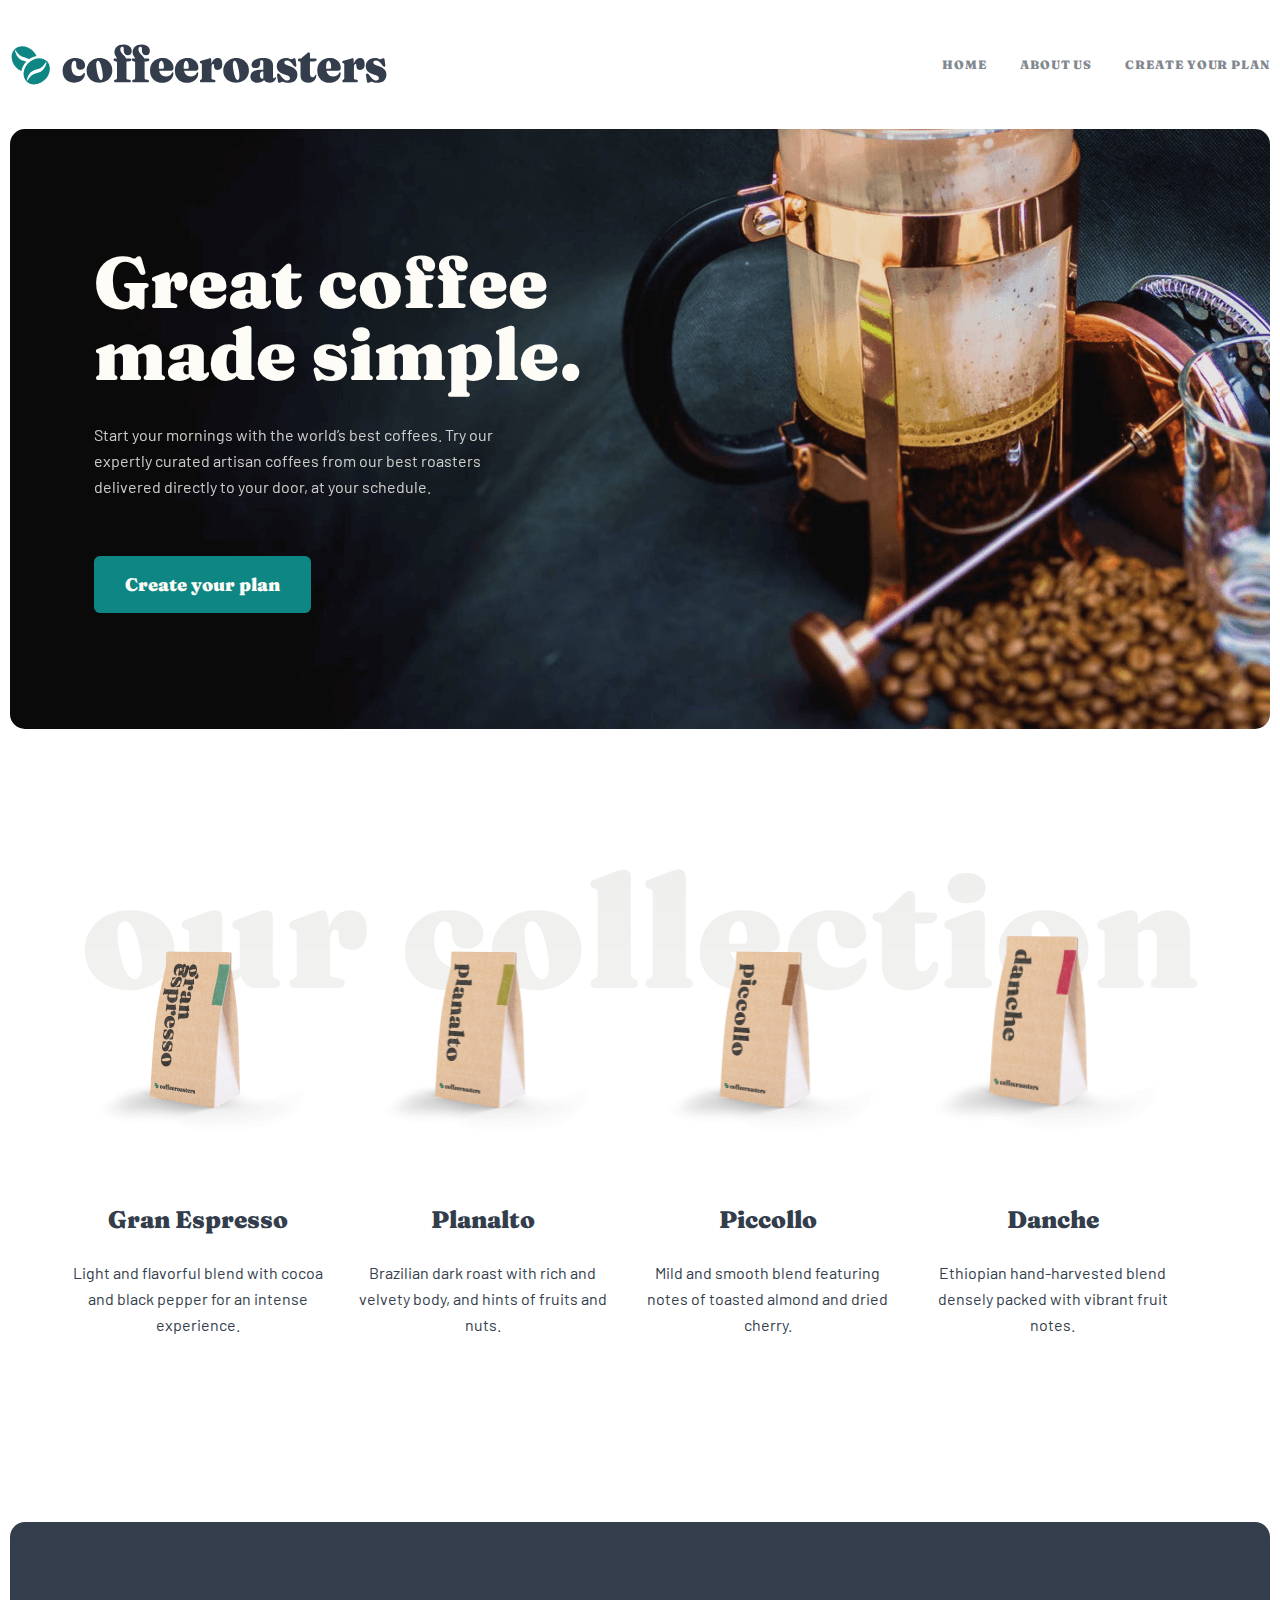
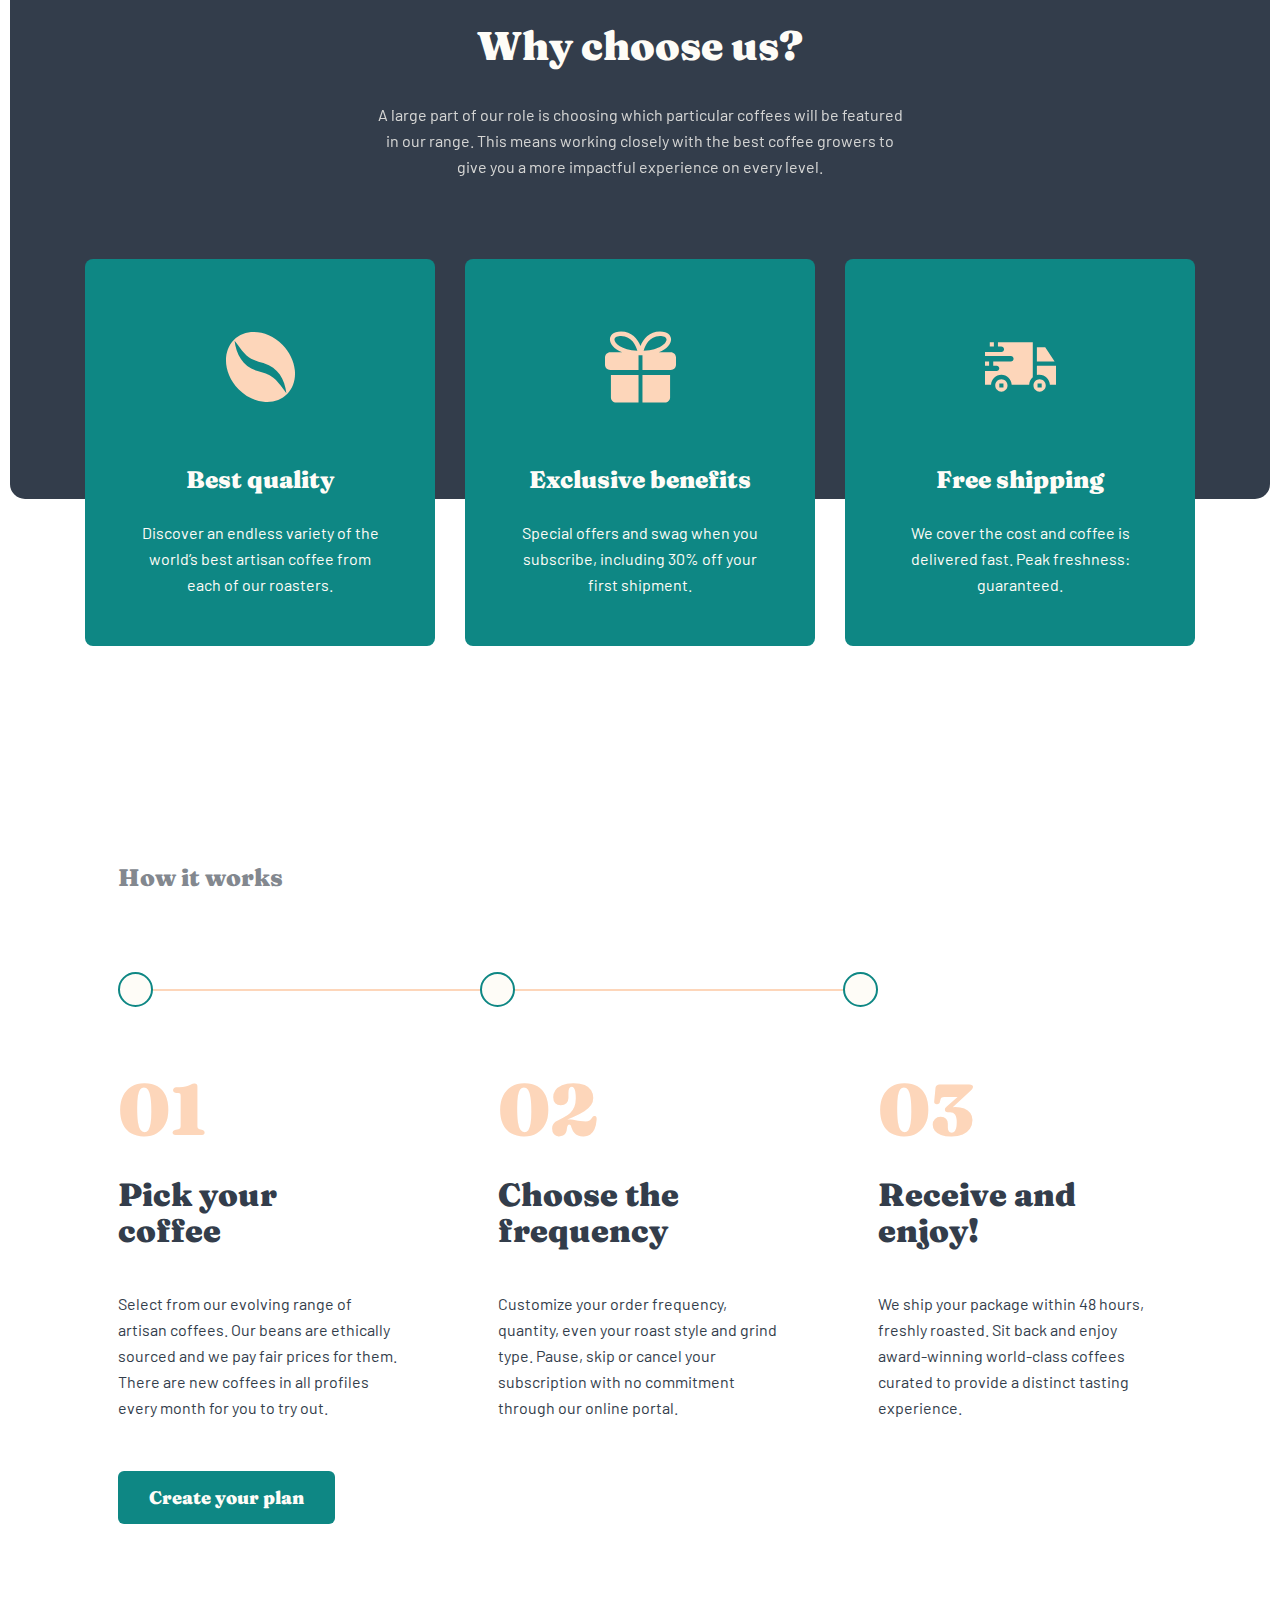
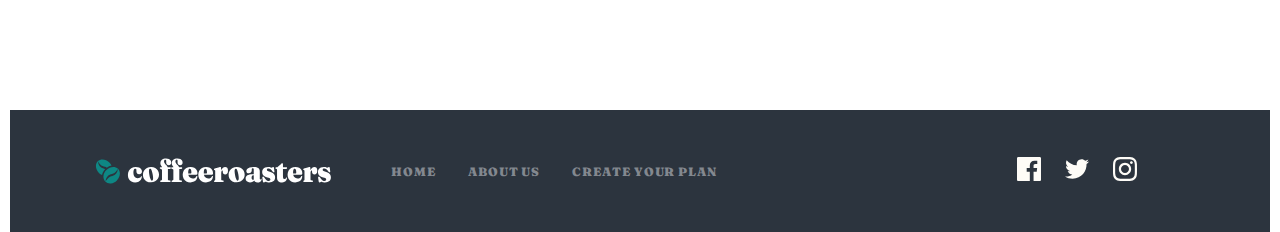
<file: index.html>
<!DOCTYPE html>
<html lang="en">
<head>
    <meta charset="UTF-8">
    <meta http-equiv="X-UA-Compatible" content="IE=edge">
    <meta name="viewport" content="width=device-width, initial-scale=1.0">
    <title>coffeeroasters</title>
    <link rel="stylesheet" href="./css/normalize.css">
    <link rel="stylesheet" href="./css/fonts.css">
    <link rel="stylesheet" href="./css/main.css">
</head>
<body>
    
    <header class="header">
        <div class="container">
            <nav class="header__nav">
                <img class="header__pic"  src="./img/logo_coffee.svg" alt="logo">
                <input class="check" id="check" type="checkbox">
                <label for="check">
                    <span class="header__button"><img class="header__icon" src="./img/header_icon.svg" alt="header_icon"></span>
                </label>
                <ul class="header__menu">
                    <li class="header__item">
                        <a target="_blank" class="header__link" href="./index.html">HOME</a>
                    </li>
                    <li class="header__item">
                        <a target="_blank" class="header__link" href="./about-us.html">ABOUT US</a>
                    </li>
                    <li class="header__item">
                        <a target="_blank" class="header__link" href="./Completed.html">Create your plan</a>
                    </li>
                </ul>
            </nav>
        </div>
    </header>
    
    <main>
        <section class="intro">
            <div class="container">
                <div class="intro__list">
                    <h1 class="intro__title">Great coffee made simple.</h1>
                    <p class="intro__text">Start your mornings with the world’s best coffees. Try our expertly curated artisan coffees from our best roasters delivered directly to your door, at your schedule.</p>
                    <a class="intro__link" href="./Completed.html">Create your plan</a>
                </div>
            </div>
        </section>
        
        <section class="product">
            <div class="container">
                <div class="product__walpaper">
                    <h2 class="product__fon">our collection</h2>
                    <!-- <div class="product__fon--box"></div> -->
                </div>
                <ul class="product__menu">
                    <li class="product__item">
                        <img class="product__pic" src="./img/gran_espresso.png" alt="gran_espresso" width="255" height="193">
                        <span class="product__item--box">
                            <h3 class="product__title">Gran Espresso</h3>
                            <p class="product__text">Light and flavorful blend with cocoa and black pepper for an intense experience.</p>
                        </span>
                    </li>
                    <li class="product__item">
                        <img class="product__pic" src="./img/planalto.png" alt="Planalto" width="255" height="193">
                        <span class="product__item--box">
                            <h3 class="product__title">Planalto</h3>
                            <p class="product__text">Brazilian dark roast with rich and velvety body, and hints of fruits and nuts.</p>
                        </span>
                    </li>
                    <li class="product__item">
                        <img class="product__pic" src="./img/piccollo.png" alt="Piccollo" width="255" height="193">
                        <span class="product__item--box">
                            <h3 class="product__title">Piccollo</h3>
                            <p class="product__text">Mild and smooth blend featuring notes of toasted almond and dried cherry.</p>
                        </span>
                    </li>
                    <li class="product__item">
                        <img class="product__pic" src="./img/danche.png" alt="Danche" width="255" height="193">
                        <span class="product__item--box">
                            <h3 class="product__title">Danche</h3>
                            <p class="product__text">Ethiopian hand-harvested blend densely packed with vibrant fruit notes.</p>
                        </span>
                    </li>
                </ul>
            </div>
        </section>
        
        <section class="choose">
            <div class="container">
                <div class="choose__list">
                    <div class="choose__wrapper">
                        <h2 class="choose__title">Why choose us?</h2>
                        <p class="choose__text">A large part of our role is choosing which particular coffees will be featured in our range. This means working closely with the best coffee growers to give you a more impactful experience on every level.</p>
                    </div>
                    <ul class="choose__menu">
                        <li class="choose__item">
                            <img class="choose__pic" src="./img/coffee-bean.svg" alt="coffee" width="71" height="72">
                            <span class="choose__item--box">
                                <h3 class="choose__menu--title">Best quality</h3>
                                <p class="choose__menu--text">Discover an endless variety of the world’s best artisan coffee from each of our roasters.</p>
                            </span>
                        </li>
                        <li class="choose__item">
                            <img class="choose__pic" src="./img/gift.svg" alt="gift" width="71" height="72">
                            <span class="choose__item--box">
                                <h3 class="choose__menu--title">Exclusive benefits</h3>
                                <p class="choose__menu--text">Special offers and swag when you subscribe, including 30% off your first shipment.</p>
                            </span>
                        </li>
                        <li class="choose__item">
                            <img class="choose__pic" src="./img/icon_furgon.svg" alt="furgon" width="71" height="72">
                            <span class="choose__item--box">
                                <h3 class="choose__menu--title">Free shipping</h3>
                                <p class="choose__menu--text">We cover the cost and coffee is delivered fast. Peak freshness: guaranteed.</p>
                            </span>
                        </li>
                    </ul>
                </div>
            </div>
        </section>
        
        <section class="plan">
            <div class="container">
                <div class="plan__list">
                    <h4 class="plan__title">How it works</h4>
                    <div class="plan__line">
                        <span class="plan__line--circle"></span>
                        <span class="plan__line--circle"></span>
                        <span class="plan__line--circle"></span>
                    </div>
                    <ul class="plan__menu">
                        <li class="plan__item">
                            <h2 class="plan__item--nomber">01</h2>
                            <h2 class="plan__item--title">Pick your coffee</h2>
                            <p class="plan__item--text">Select from our evolving range of artisan coffees. Our beans are ethically sourced and we pay fair prices for them. There are new coffees in all profiles every month for you to try out.</p>
                        </li>
                        <li class="plan__item">
                            <h2 class="plan__item--nomber">02</h2>
                            <h2 class="plan__item--title">Choose the frequency</h2>
                            <p class="plan__item--text">Customize your order frequency, quantity, even your roast style and grind type. Pause, skip or cancel your subscription with no commitment through our online portal.</p>
                        </li>
                        <li class="plan__item">
                            <h2 class="plan__item--nomber">03</h2>
                            <h2 class="plan__item--title">Receive and enjoy!</h2>
                            <p class="plan__item--text">We ship your package within 48 hours, freshly roasted. Sit back and enjoy award-winning world-class coffees curated to provide a distinct tasting experience.</p>
                        </li>
                    </ul>
                    <a class="plan__link" href="./Completed.html">Create your plan</a>
                </div>
            </div>
        </section>
    </main>
    
    <footer class="footer">
        <div class="container">
            <nav class="footer__nav">
                <div class="footer__box">
                    <img class="footer__pic" src="./img/footer_logo.svg" alt="logo" width="236" height="26">
                    <ul class="footer__menu">
                        <li class="footer__item"><a target="_blank" class="footer__link" href="./index.html">HOME</a></li>
                        <li class="footer__item"><a target="_blank" class="footer__link" href="./about-us.html">ABOUT US</a></li>
                        <li class="footer__item"><a target="_blank" class="footer__link" href="./Completed.html">Create your plan</a></li>
                    </ul>
                </div>
                <div class="footer__list">
                    <a class="footer__list--link" href="#">
                        <img class="footer__list--pic" src="./img/facebook.svg" alt="facebook" width="24" height="24">
                        <span class="footer__list--hover"></span>
                    </a>
                    <a class="footer__list--link" href="#">
                        <img class="footer__list--pic" src="./img/twitter.svg" alt="twitter" width="24" height="24">
                        <span class="footer__list--hover"></span>
                    </a>
                    <a class="footer__list--link" href="#">
                        <img class="footer__list--pic" src="./img/insta.svg" alt="insta" width="24" height="24">
                        <span class="footer__list--hover"></span>
                    </a>
                </div>
            </nav>
        </div>
    </footer>
    
    
    
    
</body>
</html>
</file>
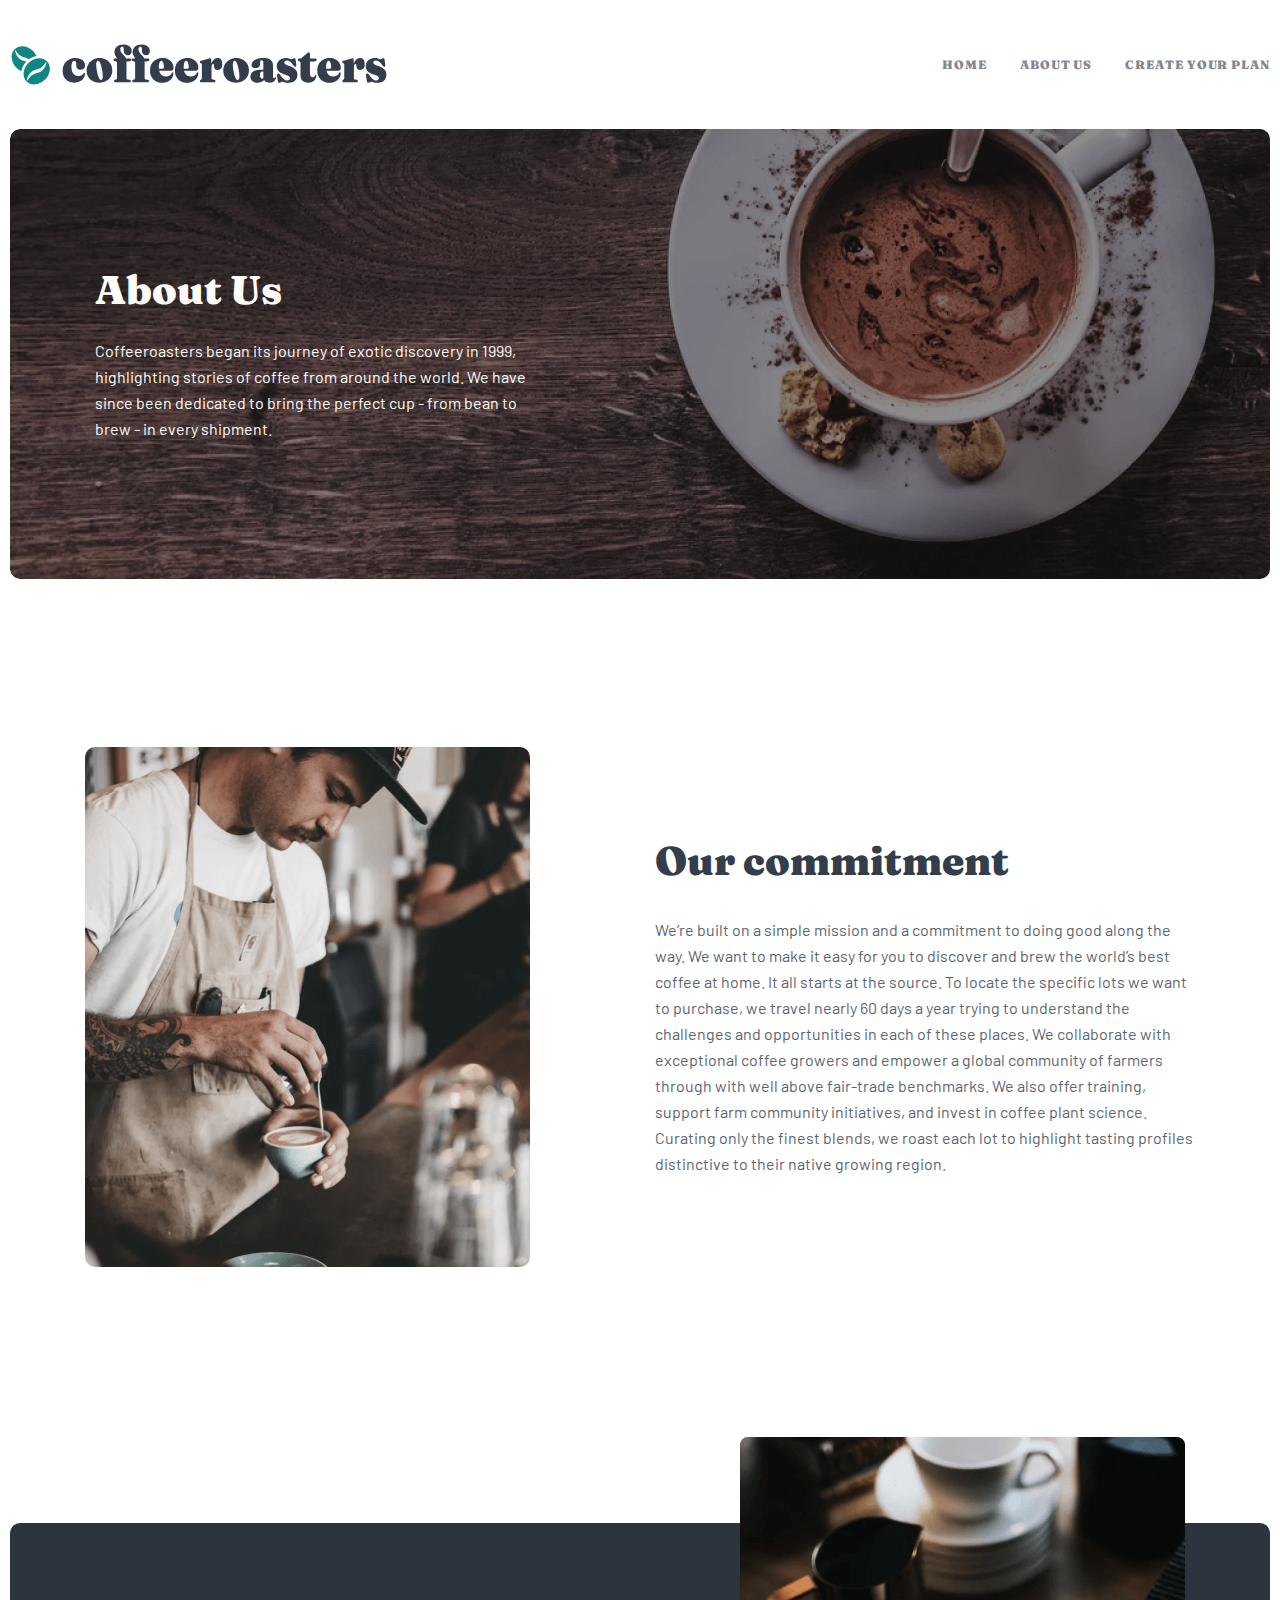
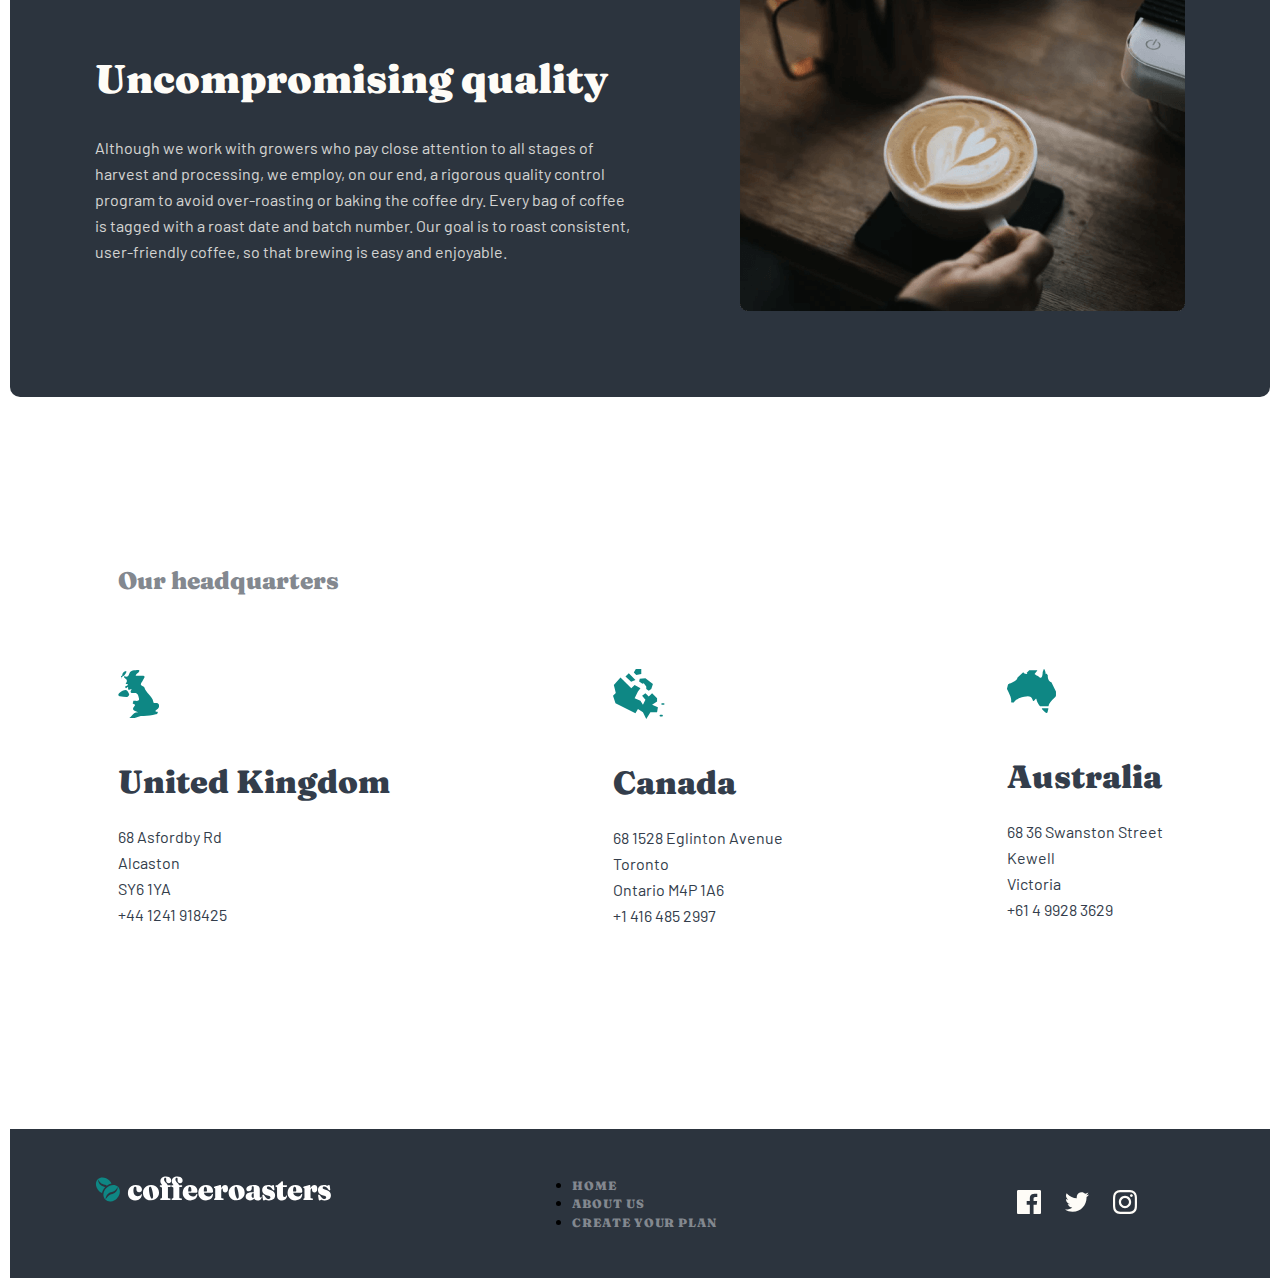
<file: about-us.html>
<!DOCTYPE html>
<html lang="en">
<head>
    <meta charset="UTF-8">
    <meta http-equiv="X-UA-Compatible" content="IE=edge">
    <meta name="viewport" content="width=device-width, initial-scale=1.0">
    <title>About-us</title>
    <link rel="stylesheet" href="./css/normalize.css">
    <link rel="stylesheet" href="./css/fonts.css">
    <link rel="stylesheet" href="./css/main.css">
</head>
<body>
    
    <header class="header">
        <div class="container">
            <nav class="header__nav">
                <img class="header__pic"  src="./img/logo_coffee.svg" alt="logo">
                <ul class="header__menu">
                    <li class="header__item">
                        <a target="_blank" class="header__link" href="./index.html">HOME</a>
                    </li>
                    <li class="header__item">
                        <a target="_blank" class="header__link" href="#">ABOUT US</a>
                    </li>
                    <li class="header__item">
                        <a target="_blank" class="header__link" href="./Completed.html">Create your plan</a>
                    </li>
                </ul>
            </nav>
        </div>
    </header>
    
    <main>
        <section class="about">
            <div class="container">
                <div class="about__box">
                    <h1 class="about__title">About Us</h1>
                    <p class="about__text">Coffeeroasters began its journey of exotic discovery in 1999, highlighting stories of coffee from around the world. We have since been dedicated to bring the perfect cup - from bean to brew - in every shipment.</p>
                </div>
            </div>
        </section>
        
        <section class="commitment">
            <div class="container">
                <div class="commitment__list">
                    <img class="commitment__pic" src="./img/man-with-coffee.png" alt="man-with-coffee." width="445" height="520">
                    <div class="commitment__box">
                        <h2 class="commitment__title">Our commitment</h2>
                        <p class="commitment__text">We’re built on a simple mission and a commitment to doing good along the way. We want to make it easy for you to discover and brew the world’s best coffee at home. It all starts at the source. To locate the specific lots we want to purchase, we travel nearly 60 days a year trying to understand the challenges and opportunities in each of these places. We collaborate with exceptional coffee growers and empower a global community of farmers through with well above fair-trade benchmarks. We also offer training, support farm community initiatives, and invest in coffee plant science. Curating only the finest blends, we roast each lot to highlight tasting profiles distinctive to their native growing region.</p>
                    </div>
                </div>
            </div>
        </section>
        
        <section class="quality">
            <div class="container">
                <div class="quality__list">
                    <h2 class="quality__title">Uncompromising quality</h2>
                    <p class="quality__text">Although we work with growers who pay close attention to all stages of harvest and processing, we employ, on our end, a rigorous quality control program to avoid over-roasting or baking the coffee dry. Every bag of coffee is tagged with a roast date and batch number. Our goal is to roast consistent, user-friendly coffee, so that brewing is easy and enjoyable.</p>
                </div>
                <img class="quality__pic" src="./img/black_coffee.png" alt="black_coffee">
            </div>
        </section>
        
        <section class="headquarters">
            <div class="container">
                <div class="headquarters__list">
                    <h3 class="headquarters__title">Our headquarters</h3>
                    <ul class="headquarters__menu">
                        <li class="headquarters__item">
                            <h2 class="headquarters__menu--title">
                                United Kingdom
                            </h2>
                            <p class="headquarters__menu--text">68 Asfordby Rd <br>
                                Alcaston <br>
                                SY6 1YA <br>
                                +44 1241 918425
                            </p>
                        </li>
                        <li class="headquarters__item">
                            <h2 class="headquarters__menu--title canada">
                                Canada
                            </h2>
                            <p class="headquarters__menu--text">68 1528  Eglinton Avenue <br>
                                Toronto <br>
                                Ontario M4P 1A6 <br>
                                +1 416 485 2997
                            </p>
                        </li>
                        <li class="headquarters__item">
                            <h2 class="headquarters__menu--title Australia">
                                Australia
                            </h2>
                            <p class="headquarters__menu--text">68 36 Swanston Street <br>
                                Kewell <br>
                                Victoria <br>
                                +61 4 9928 3629
                            </p>
                        </li>
                    </ul>
                </div>
            </div>
        </section>
    </main>

    <footer class="footer">
        <div class="container">
            <nav class="footer__nav">
                <div class="footer__box">
                    <img src="./img/footer_logo.svg" alt="logo" width="236" height="26">
                    <ul class="footer_menu">
                        <li class="footer__item"><a target="_blank" class="footer__link" href="./index.html">HOME</a></li>
                        <li class="footer__item"><a target="_blank" class="footer__link" href="./about-us.html">ABOUT US</a></li>
                        <li class="footer__item"><a target="_blank" class="footer__link" href="./Completed.html">Create your plan</a></li>
                    </ul>
                </div>
                <div class="footer__list">
                    <a class="footer__list--link" href="#">
                        <img src="./img/facebook.svg" alt="facebook" width="24" height="24">
                        <span class="footer__list--hover"></span>
                    </a>
                    <a class="footer__list--link" href="#">
                        <img src="./img/twitter.svg" alt="twitter" width="24" height="24">
                        <span class="footer__list--hover"></span>
                    </a>
                    <a class="footer__list--link" href="#">
                        <img src="./img/insta.svg" alt="insta" width="24" height="24">
                        <span class="footer__list--hover"></span>
                    </a>
                </div>
            </nav>
        </div>
    </footer>
</body>
</html>
</file>
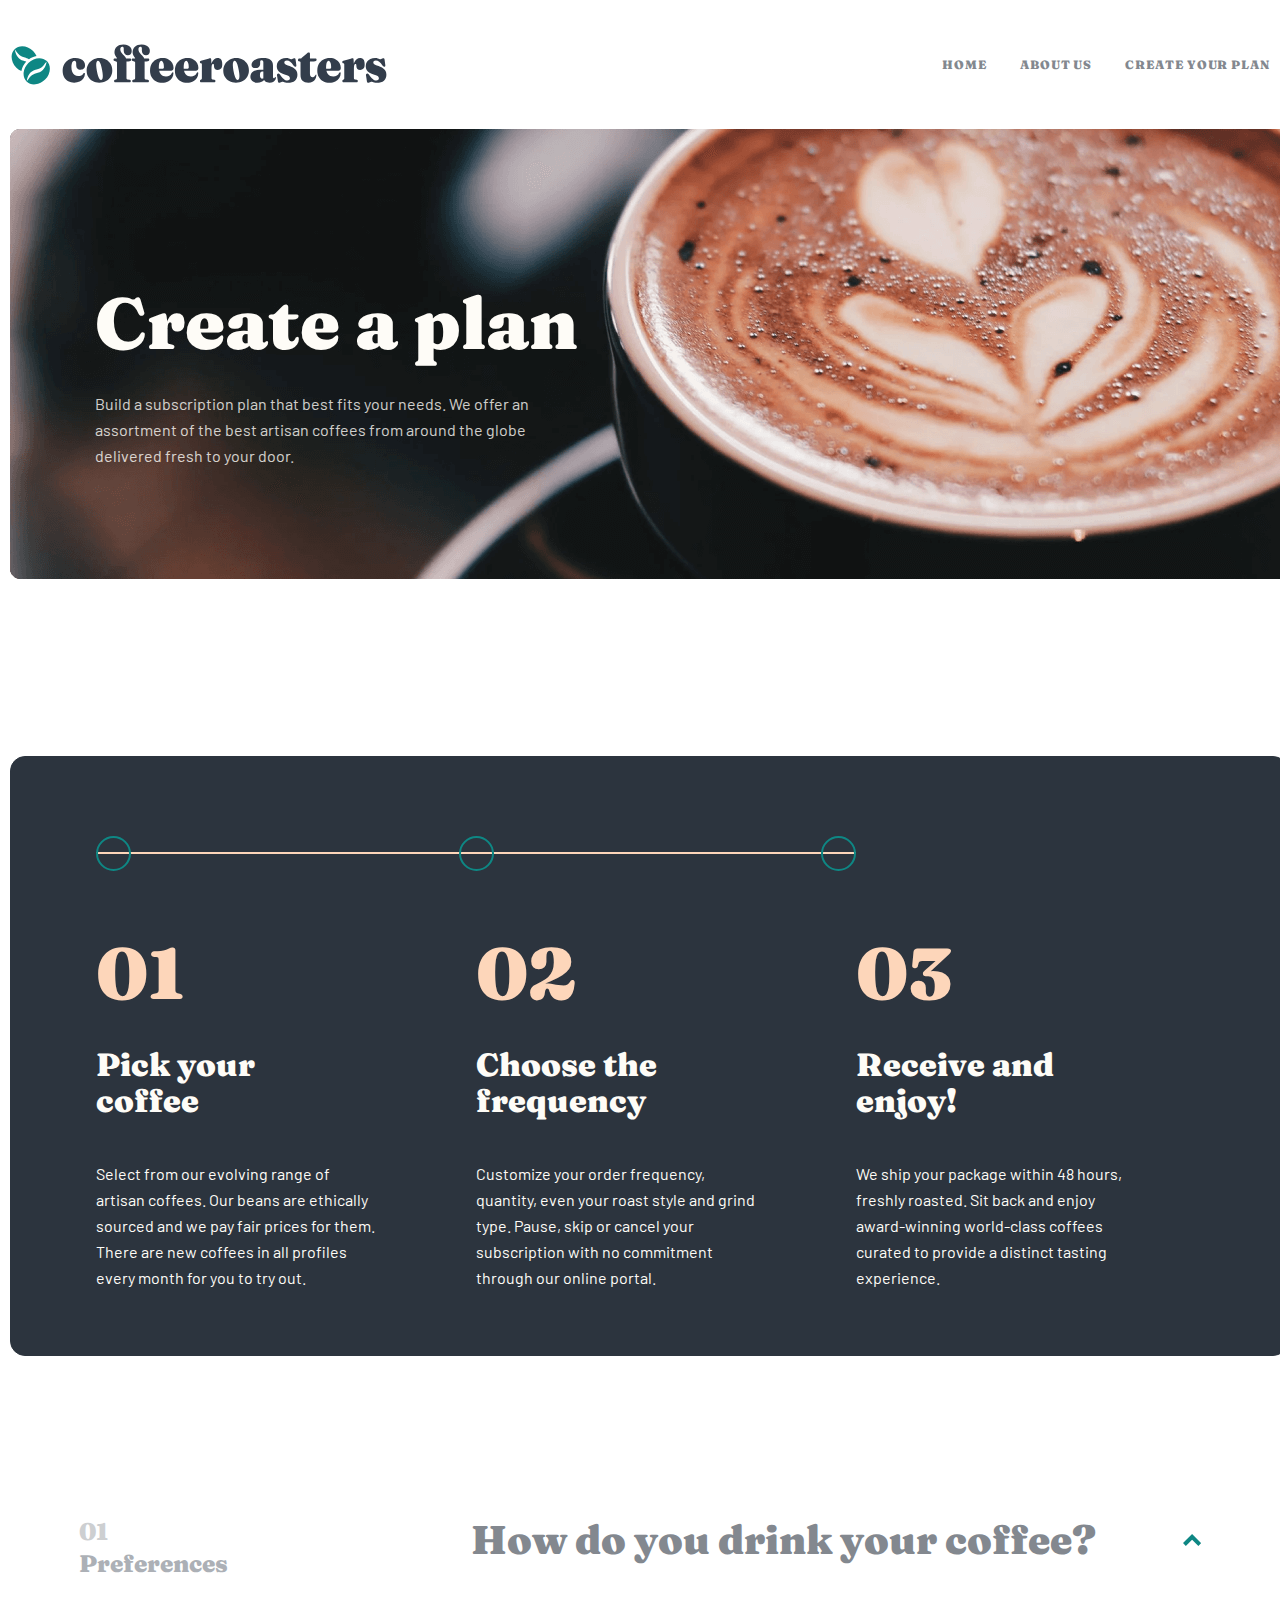
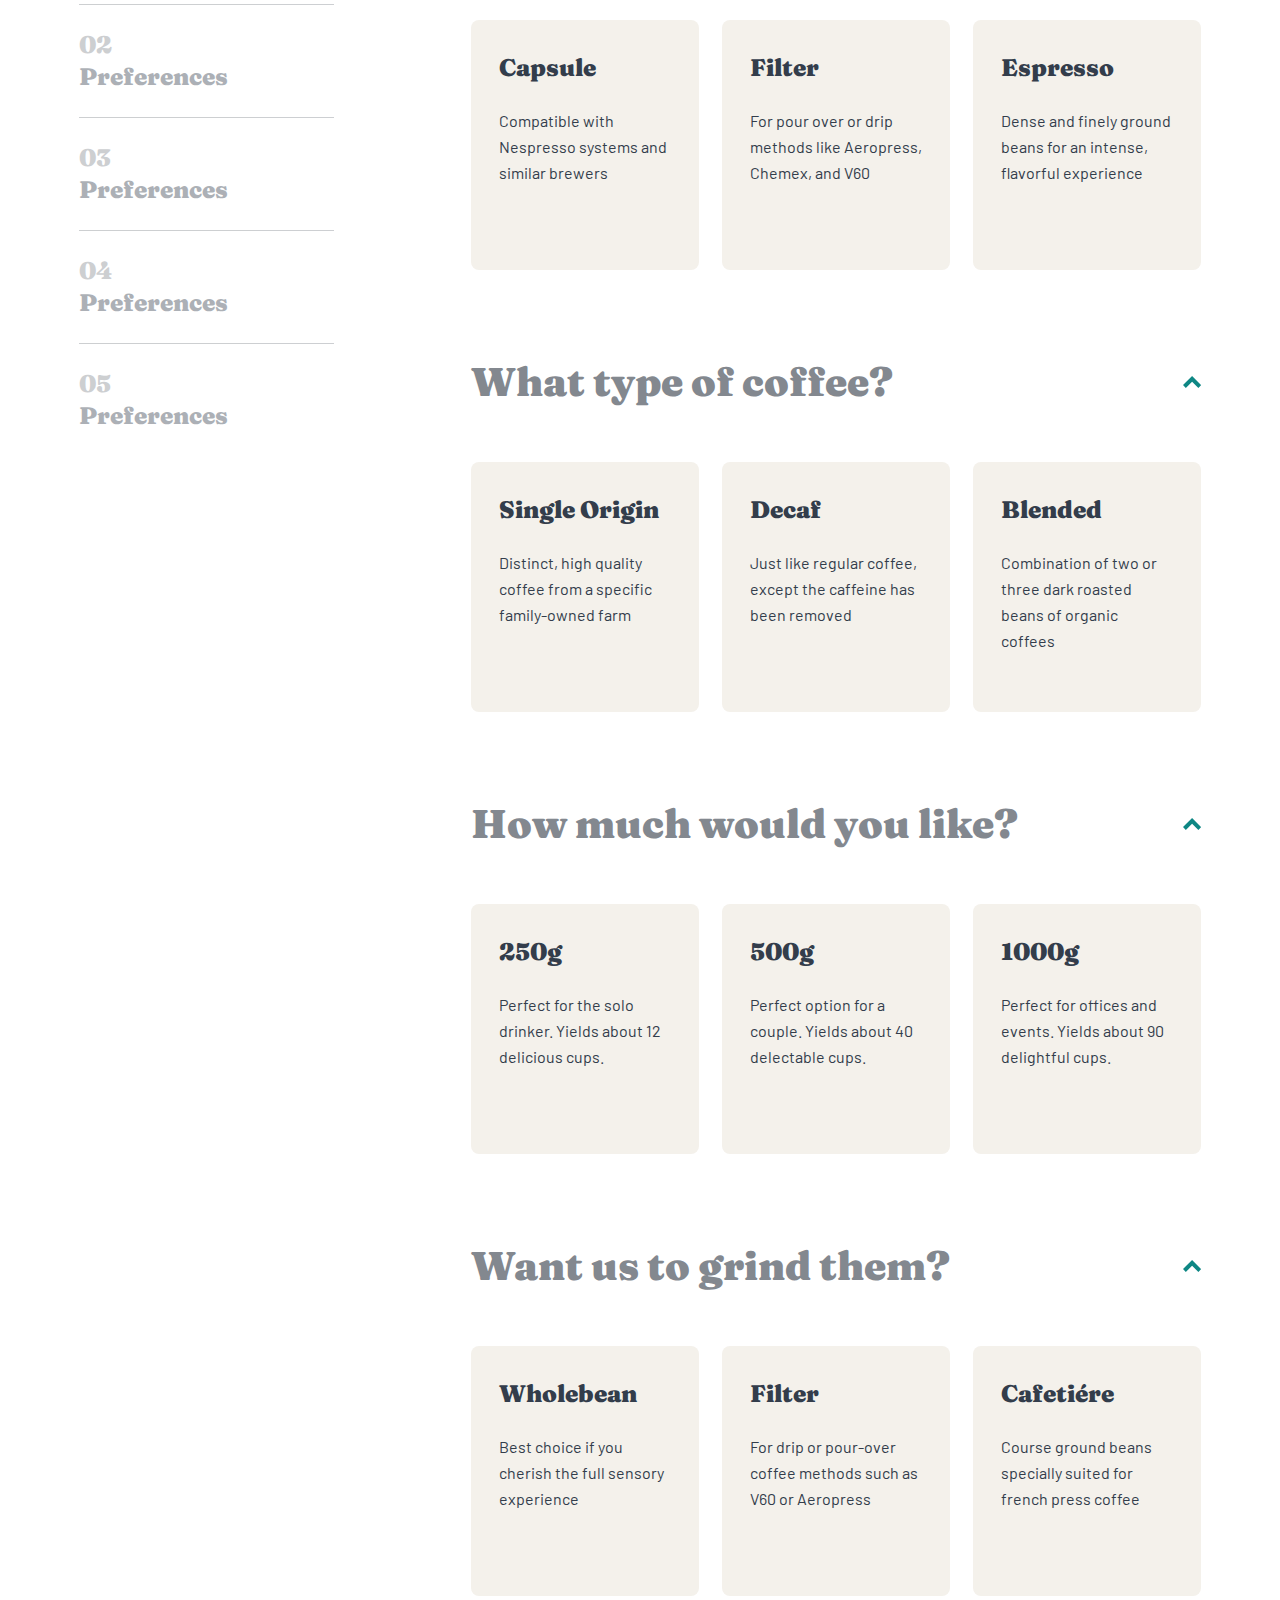
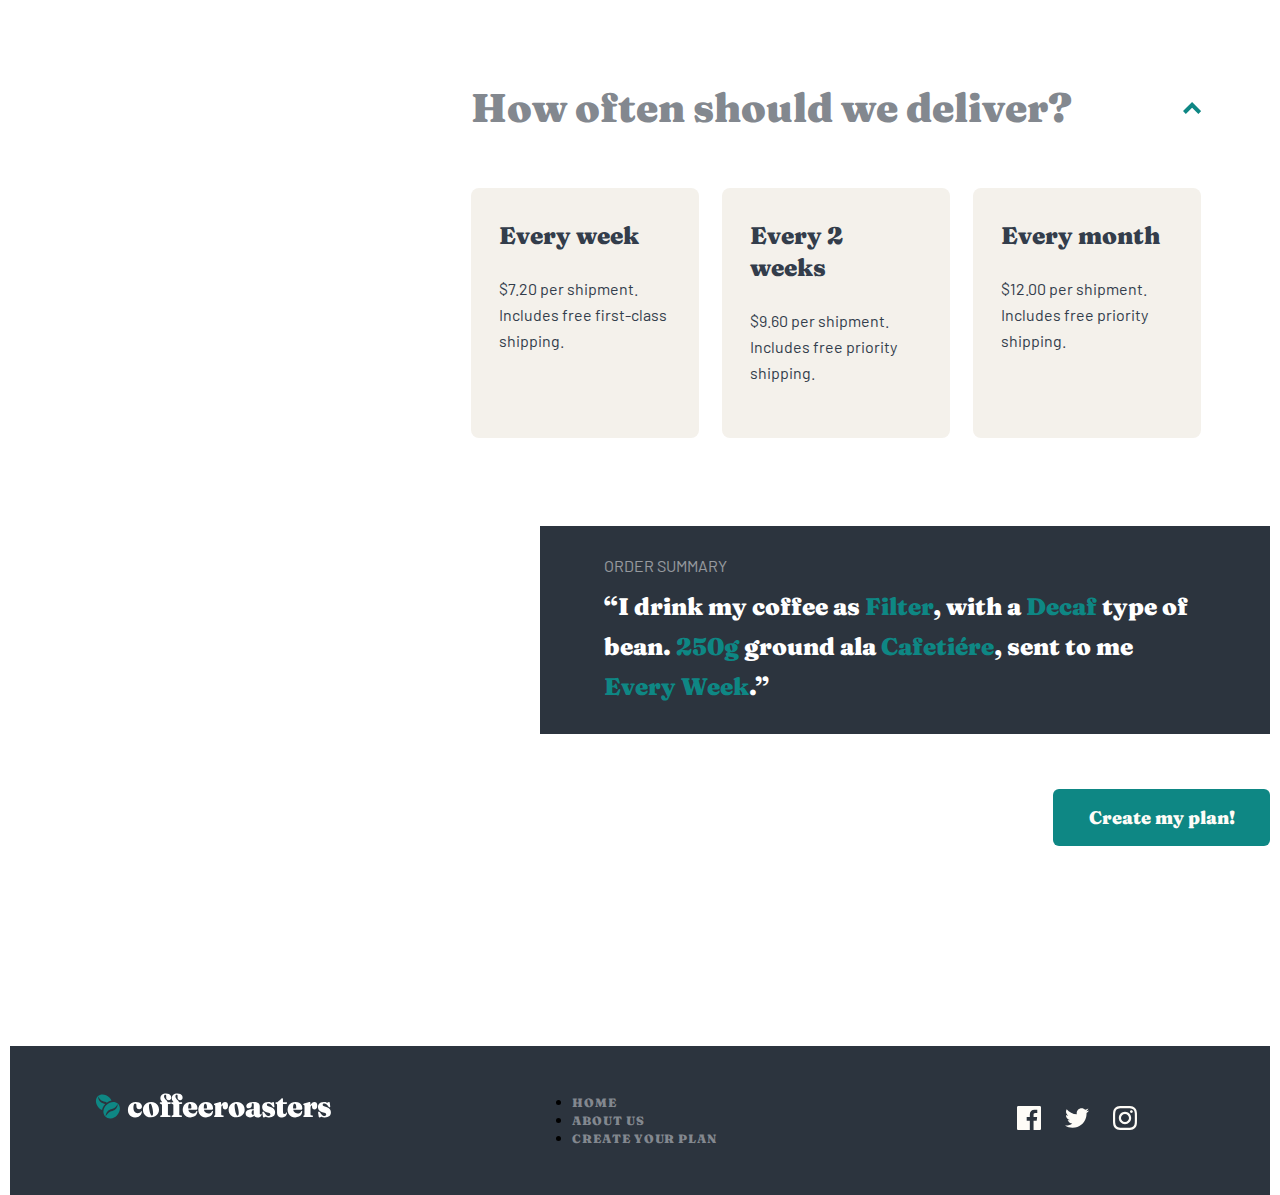
<file: Completed.html>
<!DOCTYPE html>
<html lang="en">
<head>
    <meta charset="UTF-8">
    <meta http-equiv="X-UA-Compatible" content="IE=edge">
    <meta name="viewport" content="width=device-width, initial-scale=1.0">
    <title>Completed</title>
    <link rel="stylesheet" href="./css/normalize.css">
    <link rel="stylesheet" href="./css/fonts.css">
    <link rel="stylesheet" href="./css/main.css">
</head>
<body>
    <header class="header">
        <div class="container">
            <nav class="header__nav">
                <img class="header__pic"  src="./img/logo_coffee.svg" alt="logo">
                <ul class="header__menu">
                    <li class="header__item">
                        <a target="_blank" class="header__link" href="./index.html">HOME</a>
                    </li>
                    <li class="header__item">
                        <a target="_blank" class="header__link" href="./about-us.html">ABOUT US</a>
                    </li>
                    <li class="header__item">
                        <a target="_blank" class="header__link" href="./Completed.html">Create your plan</a>
                    </li>
                </ul>
            </nav>
        </div>
    </header>

    <main>
        <section class="create">
            <div class="container">
                <div class="create__list">
                    <h1 class="create__title">Create a plan</h1>
                    <p class="create__text">Build a subscription plan that best fits your needs. We offer an assortment of the best artisan coffees from around the globe delivered fresh to your door.</p>
                </div>
            </div>
        </section>

        <section class="pick">
            <div class="container">
                <div class="pick__list">
                    <div class="plan__line">
                        <span class="pick__line--circle"></span>
                        <span class="pick__line--circle"></span>
                        <span class="pick__line--circle"></span>
                    </div>
                    <ul class="plan__menu">
                        <li class="plan__item">
                            <h2 class="pick__item--nomber">01</h2>
                            <h2 class="pick__item--title">Pick your coffee</h2>
                            <p class="pick__item--text">Select from our evolving range of artisan coffees. Our beans are ethically sourced and we pay fair prices for them. There are new coffees in all profiles every month for you to try out.</p>
                        </li>
                        <li class="plan__item">
                            <h2 class="pick__item--nomber">02</h2>
                            <h2 class="pick__item--title">Choose the frequency</h2>
                            <p class="pick__item--text">Customize your order frequency, quantity, even your roast style and grind type. Pause, skip or cancel your subscription with no commitment through our online portal.</p>
                        </li>
                        <li class="plan__item">
                            <h2 class="pick__item--nomber">03</h2>
                            <h2 class="pick__item--title">Receive and enjoy!</h2>
                            <p class="pick__item--text">We ship your package within 48 hours, freshly roasted. Sit back and enjoy award-winning world-class coffees curated to provide a distinct tasting experience.</p>
                        </li>
                    </ul>
                </div>
            </div>
        </section>

        <section class="card">
            <div class="container">
                <div class="card__list">
                    <div class="card__wrapper">
                        <ul class="card__wrapper--menu">
                            <li class="card__wrapper--item">
                                <h3 class="card__wrapper--title">01</h3>
                                <h3 class="card__wrapper--text">Preferences</h3>
                            </li>
                            <li class="card__wrapper--item">
                                <h3 class="card__wrapper--title">02</h3>
                                <h3 class="card__wrapper--text">Preferences</h3>
                            </li>
                            <li class="card__wrapper--item">
                                <h3 class="card__wrapper--title">03</h3>
                                <h3 class="card__wrapper--text">Preferences</h3>
                            </li>
                            <li class="card__wrapper--item">
                                <h3 class="card__wrapper--title">04</h3>
                                <h3 class="card__wrapper--text">Preferences</h3>
                            </li>
                            <li class="card__wrapper--item">
                                <h3 class="card__wrapper--title">05</h3>
                                <h3 class="card__wrapper--text">Preferences</h3>
                            </li>
                        </ul>
                    </div>
                    <div class="card__boxs">
                        <ul class="card__menu">
                            <li class="card__item">
                                <div class="card__header">
                                    <h2 class="card__header--title">How do you drink your coffee?</h2>
                                    <img class="card__header--pic" src="./img/strelka.svg" alt="strelka" width="18" height="12">
                                </div>
                                <ul class="card__box">
                                    <li class="card__box--item">
                                        <h3 class="card__box--title">Capsule</h3>
                                        <p class="card__box--text">Compatible with Nespresso systems and similar brewers</p>
                                    </li>
                                    <li class="card__box--item">
                                        <h3 class="card__box--title">Filter</h3>
                                        <p class="card__box--text">For pour over or drip methods like Aeropress, Chemex, and V60</p>
                                    </li>
                                    <li class="card__box--item">
                                        <h3 class="card__box--title">Espresso</h3>
                                        <p class="card__box--text">Dense and finely ground beans for an intense, flavorful experience</p>
                                    </li>
                                </ul>
                            </li>
                            <li class="card__item">
                                <div class="card__header">
                                    <h2 class="card__header--title">What type of coffee?</h2>
                                    <img class="card__header--pic" src="./img/strelka.svg" alt="strelka" width="18" height="12">
                                </div>
                                <ul class="card__box">
                                    <li class="card__box--item">
                                        <h3 class="card__box--title">Single Origin</h3>
                                        <p class="card__box--text">Distinct, high quality coffee from a specific family-owned farm</p>
                                    </li>
                                    <li class="card__box--item">
                                        <h3 class="card__box--title">Decaf</h3>
                                        <p class="card__box--text">Just like regular coffee, except the caffeine has been removed</p>
                                    </li>
                                    <li class="card__box--item">
                                        <h3 class="card__box--title">Blended</h3>
                                        <p class="card__box--text">Combination of two or three dark roasted beans of organic coffees</p>
                                    </li>
                                </ul>
                            </li>
                            <li class="card__item">
                                <div class="card__header">
                                    <h2 class="card__header--title">How much would you like?</h2>
                                    <img class="card__header--pic" src="./img/strelka.svg" alt="strelka" width="18" height="12">
                                </div>
                                <ul class="card__box">
                                    <li class="card__box--item">
                                        <h3 class="card__box--title">250g</h3>
                                        <p class="card__box--text">Perfect for the solo drinker. Yields about 12 delicious cups.</p>
                                    </li>
                                    <li class="card__box--item">
                                        <h3 class="card__box--title">500g</h3>
                                        <p class="card__box--text">Perfect option for a couple. Yields about 40 delectable cups.</p>
                                    </li>
                                    <li class="card__box--item">
                                        <h3 class="card__box--title">1000g</h3>
                                        <p class="card__box--text">Perfect for offices and events. Yields about 90 delightful cups.</p>
                                    </li>
                                </ul>
                            </li>
                            <li class="card__item">
                                <div class="card__header">
                                    <h2 class="card__header--title">Want us to grind them?</h2>
                                    <img class="card__header--pic" src="./img/strelka.svg" alt="strelka" width="18" height="12">
                                </div>
                                <ul class="card__box">
                                    <li class="card__box--item">
                                        <h3 class="card__box--title">Wholebean</h3>
                                        <p class="card__box--text">Best choice if you cherish the full sensory experience</p>
                                    </li>
                                    <li class="card__box--item">
                                        <h3 class="card__box--title">Filter</h3>
                                        <p class="card__box--text">For drip or pour-over coffee methods such as V60 or Aeropress</p>
                                    </li>
                                    <li class="card__box--item">
                                        <h3 class="card__box--title">Cafetiére</h3>
                                        <p class="card__box--text">Course ground beans specially suited for french press coffee</p>
                                    </li>
                                </ul>
                            </li>
                            <li class="card__item">
                                <div class="card__header">
                                    <h2 class="card__header--title">How often should we deliver?</h2>
                                    <img class="card__header--pic" src="./img/strelka.svg" alt="strelka" width="18" height="12">
                                </div>
                                <ul class="card__box">
                                    <li class="card__box--item">
                                        <h3 class="card__box--title">Every week</h3>
                                        <p class="card__box--text">$7.20 per shipment. Includes free first-class shipping.</p>
                                    </li>
                                    <li class="card__box--item">
                                        <h3 class="card__box--title">Every 2 weeks</h3>
                                        <p class="card__box--text">$9.60 per shipment. Includes free priority shipping.</p>
                                    </li>
                                    <li class="card__box--item">
                                        <h3 class="card__box--title">Every month</h3>
                                        <p class="card__box--text">$12.00 per shipment. Includes free priority shipping.</p>
                                    </li>
                                </ul>
                            </li>
                        </ul>  
                    </div>
                </div>
            </div>
        </section>

        <section class="order">
            <div class="container">
                <div class="order__list">
                    <div class="order__wrapper">
                        <p class="order__title">Order Summary</p>
                        <div class="order__box">
                            <h2 class="order__text">“I drink my coffee as <span class="order__text--color">Filter</span>, with a <span class="order__text--color">Decaf</span> type of bean. <span class="order__text--color">250g</span> ground ala <span class="order__text--color">Cafetiére</span>, sent to me <span class="order__text--color">Every Week</span>.”</h2>
                        </div>
                    </div>
                    <a class="order__link" href="#"><h3 class="order__link--text">Create my plan!</h3></a>
                </div>
            </div>
        </section>
    </main>

    <footer class="footer">
        <div class="container">
            <nav class="footer__nav">
                <div class="footer__box">
                    <img src="./img/footer_logo.svg" alt="logo" width="236" height="26">
                    <ul class="footer_menu">
                        <li class="footer__item"><a target="_blank" class="footer__link" href="./index.html">HOME</a></li>
                        <li class="footer__item"><a target="_blank" class="footer__link" href="./about-us.html">ABOUT US</a></li>
                        <li class="footer__item"><a target="_blank" class="footer__link" href="./Completed.html">Create your plan</a></li>
                    </ul>
                </div>
                <div class="footer__list">
                    <a class="footer__list--link" href="#">
                        <img src="./img/facebook.svg" alt="facebook" width="24" height="24">
                        <span class="footer__list--hover"></span>
                    </a>
                    <a class="footer__list--link" href="#">
                        <img src="./img/twitter.svg" alt="twitter" width="24" height="24">
                        <span class="footer__list--hover"></span>
                    </a>
                    <a class="footer__list--link" href="#">
                        <img src="./img/insta.svg" alt="insta" width="24" height="24">
                        <span class="footer__list--hover"></span>
                    </a>
                </div>
            </nav>
        </div>
    </footer>
</body>
</html>
</file>
<file: css/fonts.css>
/* barlow-regular - latin */
@font-face {
     font-family: 'Barlow';
    font-style: normal;
    font-weight: 400;
    src: local(''),
         url('../font/barlow-v5-latin-regular.woff2') format('woff2'), /* Chrome 26+, Opera 23+, Firefox 39+ */
         url('../font/barlow-v5-latin-regular.woff') format('woff'); /* Chrome 6+, Firefox 3.6+, IE 9+, Safari 5.1+ */
  }
 
  /* fraunces-regular - latin */
@font-face {
    font-family: 'Fraunces';
    font-style: normal;
    font-weight: 400;
    src: local(''),
         url('../font/fraunces-v10-latin-regular.woff2') format('woff2'), /* Chrome 26+, Opera 23+, Firefox 39+ */
         url('../font/fraunces-v10-latin-regular.woff') format('woff'); /* Chrome 6+, Firefox 3.6+, IE 9+, Safari 5.1+ */
  }
  /* fraunces-900 - latin */
  @font-face {
    font-family: 'Fraunces';
    font-style: normal;
    font-weight: 900;
    src: local(''),
         url('../font/fraunces-v10-latin-900.woff2') format('woff2'), /* Chrome 26+, Opera 23+, Firefox 39+ */
         url('../font/fraunces-v10-latin-900.woff') format('woff'); /* Chrome 6+, Firefox 3.6+, IE 9+, Safari 5.1+ */
  }
</file>
<file: css/main.css>
*,
*::before,
*::after {
  -webkit-box-sizing: border-box;
          box-sizing: border-box;
  margin: 0;
  padding: 0;
}

p {
  font-family: 'Barlow';
}

h1, h2, h3, h4, h5, h6, a {
  font-family: 'Fraunces';
}

.container {
  width: 1280px;
  margin: 0 auto;
  padding: 0 10px;
}

@media screen and (max-width: 770px) {
  .container {
    width: 100%;
  }
}

@media screen and (max-width: 689px) {
  .container {
    width: 100%;
  }
}

@media screen and (max-width: 620px) {
  .container {
    width: 100%;
  }
}

@media screen and (max-width: 560px) {
  .container {
    width: 100%;
  }
}

@media screen and (max-width: 500px) {
  .container {
    width: 100%;
  }
}

@media screen and (max-width: 327px) {
  .container {
    width: 100%;
  }
}

a {
  text-decoration: none;
}

.header__nav {
  padding: 43px 0px;
  display: -webkit-box;
  display: -ms-flexbox;
  display: flex;
  -webkit-box-pack: justify;
      -ms-flex-pack: justify;
          justify-content: space-between;
  -webkit-box-align: center;
      -ms-flex-align: center;
          align-items: center;
}

.header__menu {
  display: -webkit-box;
  display: -ms-flexbox;
  display: flex;
  list-style-type: none;
}

.header__item {
  margin-left: 33px;
}

.header__item:first-child {
  margin-left: 0;
}

.header__link {
  font-weight: bold;
  font-size: 12px;
  line-height: 15px;
  letter-spacing: 0.923077px;
  text-transform: uppercase;
  color: #83888F;
}

.header__link:hover {
  color: #333D4B;
}

.header__pic {
  width: 30%;
}

@media screen and (max-width: 770px) {
  .header__nav {
    height: 100px;
    width: 100%;
  }
}

@media screen and (max-width: 689px) {
  .header__nav {
    width: 100%;
  }
}

@media screen and (max-width: 620px) {
  .header__nav {
    width: 100%;
  }
  .header__pic {
    width: 30%;
  }
}

.check {
  clip: rect(0 0 0 0);
  -webkit-clip-path: inset(50%);
          clip-path: inset(50%);
  height: 1px;
  overflow: hidden;
  position: absolute;
  white-space: nowrap;
  width: 1px;
}

.header__button {
  width: 10%;
  display: none;
}

@media screen and (max-width: 560px) {
  #check:checked ~ .header__menu {
    display: block;
  }
  .header__nav {
    padding: 0;
    height: 70px;
  }
  .header__pic {
    width: 50%;
  }
  .header__menu {
    padding-top: 30px;
    position: absolute;
    right: 0;
    left: 0;
    bottom: 0;
    top: 69px;
    text-align: center;
    background-color: rgba(0, 0, 0, 0.7);
    display: none;
  }
  .header__item {
    margin-left: 0;
    margin-bottom: 30px;
  }
  .header__link {
    font-size: 25px;
    font-weight: bold;
    color: #fff;
  }
  .header__button {
    color: #fff;
    display: block;
    background-color: transparent;
    border: transparent;
  }
  .header__icon {
    width: 30px;
    height: 30px;
  }
}

@media screen and (max-width: 500px) {
  #check:checked ~ .header__menu {
    display: block;
  }
  .header__nav {
    padding: 0;
    height: 70px;
  }
  .header__pic {
    width: 50%;
  }
  .header__menu {
    padding-top: 30px;
    position: absolute;
    right: 0;
    left: 0;
    bottom: 0;
    top: 69px;
    text-align: center;
    background-color: rgba(0, 0, 0, 0.7);
    display: none;
  }
  .header__item {
    margin-left: 0;
    margin-bottom: 30px;
  }
  .header__link {
    font-size: 25px;
    font-weight: bold;
    color: #fff;
  }
  .header__button {
    color: #fff;
    display: block;
    background-color: transparent;
    border: transparent;
  }
  .header__icon {
    width: 30px;
    height: 30px;
  }
}

@media screen and (max-width: 327px) {
  .header__nav {
    padding: 0;
    height: 60px;
  }
  .header__pic {
    width: 50%;
  }
  .header__menu {
    padding-top: 30px;
    position: absolute;
    right: 0;
    left: 0;
    bottom: 0;
    top: 59px;
    text-align: center;
    background-color: rgba(0, 0, 0, 0.9);
    display: none;
  }
  .header__item {
    margin-left: 0;
    margin-bottom: 30px;
  }
  .header__link {
    font-size: 30px;
    font-weight: bold;
    color: #fff;
  }
  .header__button {
    color: #fff;
    display: block;
    background-color: transparent;
    border: transparent;
  }
  .header__icon {
    width: 30px;
    height: 30px;
  }
}

/* ------------- header finish ------------- */
/* ------------- Main / intro section start ------------- */
.intro__list {
  margin-bottom: 136px;
  padding-left: 84px;
  height: 600px;
  display: -webkit-box;
  display: -ms-flexbox;
  display: flex;
  -webkit-box-orient: vertical;
  -webkit-box-direction: normal;
      -ms-flex-direction: column;
          flex-direction: column;
  -webkit-box-pack: center;
      -ms-flex-pack: center;
          justify-content: center;
  -webkit-box-align: start;
      -ms-flex-align: start;
          align-items: start;
  background-image: url("../img/Bitmap.png");
  border-radius: 15px;
}

.intro__title {
  font-family: 'Fraunces';
  margin: 0;
  width: 500px;
  font-style: normal;
  font-weight: 900;
  font-size: 72px;
  line-height: 72px;
  color: #FEFCF7;
}

.intro__text {
  margin-top: 32px;
  margin-bottom: 56px;
  width: 445px;
  font-size: 16px;
  line-height: 26px;
  color: #FEFCF7;
  mix-blend-mode: normal;
  opacity: 0.8;
}

.intro__link {
  padding: 16px 31px;
  font-family: "Fraunces";
  font-weight: 900;
  font-size: 18px;
  line-height: 25px;
  color: #FEFCF7;
  background: #0E8784;
  border-radius: 6px;
}

.intro__link:active {
  background-color: #66D2CF;
}

@media screen and (max-width: 770px) {
  .intro__list {
    background-position-x: center;
  }
  .intro__title {
    width: 500px;
  }
}

@media screen and (max-width: 689px) {
  .intro__list {
    width: 100%;
    height: 500px;
    background-repeat: no-repeat;
    background-size: cover;
    background-position: center;
  }
}

@media screen and (max-width: 620px) {
  .intro__list {
    padding-left: 10%;
    width: 100%;
  }
}

@media screen and (max-width: 560px) {
  .intro__list {
    padding-left: 0;
    -webkit-box-align: center;
        -ms-flex-align: center;
            align-items: center;
    width: 100%;
    height: 500px;
    background-position-x: -450px;
  }
  .intro__title {
    width: 70%;
    font-size: 50px;
    line-height: 40px;
    text-align: center;
  }
  .intro__text {
    width: 70%;
    font-size: 18px;
    line-height: 25px;
    text-align: center;
  }
}

@media screen and (max-width: 500px) {
  .intro__title {
    width: 90%;
    font-size: 45px;
  }
  .intro__text {
    width: 90%;
    font-size: 17px;
  }
}

@media screen and (max-width: 327px) {
  .intro__list {
    padding-left: 0;
    -webkit-box-align: center;
        -ms-flex-align: center;
            align-items: center;
    width: 100%;
    height: 500px;
    background-repeat: no-repeat;
    background-size: cover;
    background-position-x: -558px;
  }
  .intro__title {
    width: 95%;
    font-size: 40px;
    line-height: 40px;
    text-align: center;
  }
  .intro__text {
    width: 95%;
    font-size: 15px;
    line-height: 25px;
    text-align: center;
  }
}

/* ------------- intro section finish ------------- */
/* ------------- product section start ------------- */
.product__fon {
  padding-top: 30px;
  height: 166px;
  font-weight: 900;
  font-size: 157px;
  line-height: 72px;
  text-align: center;
  color: #83888F;
  background: -webkit-gradient(linear, left bottom, left top, from(#ddddd95d), to(rgba(211, 211, 209, 0.377)));
  background: linear-gradient(360deg, #ddddd95d 0%, rgba(211, 211, 209, 0.377) 100%);
  background-clip: text;
  -webkit-background-clip: text;
  -webkit-text-fill-color: transparent;
}

.product__menu {
  margin-top: -95px;
  display: -webkit-box;
  display: -ms-flexbox;
  display: flex;
  -ms-flex-wrap: wrap;
      flex-wrap: wrap;
  -webkit-box-pack: center;
      -ms-flex-pack: center;
          justify-content: center;
  list-style-type: none;
}

.product__item {
  margin-right: 30px;
  width: 255px;
}

.product__item:last-child {
  margin-right: none;
}

.product__title {
  margin-top: 71px;
  margin-bottom: 24px;
  font-weight: 900;
  font-size: 24px;
  line-height: 32px;
  text-align: center;
  color: #333D4B;
}

.product__text {
  font-size: 16px;
  line-height: 26px;
  text-align: center;
  color: #333D4B;
}

@media screen and (max-width: 770px) {
  .product__fon {
    font-size: 94px;
  }
  .product__fon--box {
    width: 100%;
  }
  .product__item {
    margin-bottom: 30px;
  }
}

@media screen and (max-width: 689px) {
  .product__fon {
    font-size: 84px;
  }
  .product__menu {
    width: 100%;
    -webkit-transform: translateY(-10px);
            transform: translateY(-10px);
  }
  .product__item {
    margin-right: 0;
    margin-bottom: 32px;
    width: 100%;
    display: -webkit-box;
    display: -ms-flexbox;
    display: flex;
    -webkit-box-align: center;
        -ms-flex-align: center;
            align-items: center;
  }
  .product__item--box {
    display: -webkit-box;
    display: -ms-flexbox;
    display: flex;
    -webkit-box-orient: vertical;
    -webkit-box-direction: normal;
        -ms-flex-direction: column;
            flex-direction: column;
    -webkit-box-pack: center;
        -ms-flex-pack: center;
            justify-content: center;
    -webkit-box-align: center;
        -ms-flex-align: center;
            align-items: center;
  }
  .product__title {
    margin-top: 0;
  }
}

@media screen and (max-width: 620px) {
  .product__fon {
    padding-top: 0;
    font-size: 76px;
  }
}

@media screen and (max-width: 560px) {
  .product__walpaper {
    width: 100%;
    height: 50px;
  }
  .product__fon {
    padding-top: 0;
    height: 63px;
    font-size: 67px;
  }
  .product__menu {
    width: 100%;
    margin-top: 13px;
    -webkit-transform: translateY(0px);
            transform: translateY(0px);
  }
  .product__item {
    margin-right: 0;
    margin-bottom: 32px;
    width: 70%;
    display: -webkit-box;
    display: -ms-flexbox;
    display: flex;
    -webkit-box-orient: vertical;
    -webkit-box-direction: normal;
        -ms-flex-direction: column;
            flex-direction: column;
    -webkit-box-align: center;
        -ms-flex-align: center;
            align-items: center;
  }
  .product__item--box {
    display: -webkit-box;
    display: -ms-flexbox;
    display: flex;
    -webkit-box-orient: vertical;
    -webkit-box-direction: normal;
        -ms-flex-direction: column;
            flex-direction: column;
    -webkit-box-pack: center;
        -ms-flex-pack: center;
            justify-content: center;
    -webkit-box-align: center;
        -ms-flex-align: center;
            align-items: center;
  }
  .product__pic {
    width: 200px;
    height: 150px;
  }
  .product__title {
    margin-top: 24px;
    margin-bottom: 16px;
  }
  .product__text {
    width: 80%;
  }
}

@media screen and (max-width: 500px) {
  .product__fon {
    height: 52px;
    font-size: 43px;
  }
  .product__item {
    width: 100%;
  }
  .product__title {
    width: 100%;
  }
  .product__text {
    width: 90%;
  }
}

@media screen and (max-width: 327px) {
  .product__walpaper {
    margin-right: 0;
    width: 100%;
    height: 50px;
  }
  .product__fon {
    padding-top: 0;
    width: 100%;
    height: 50px;
    font-size: 40px;
  }
  .product__menu {
    width: 100%;
    margin-top: 13px;
    -webkit-transform: translateY(0px);
            transform: translateY(0px);
  }
  .product__item {
    margin-right: 0;
    margin-bottom: 32px;
    width: 327px;
    display: -webkit-box;
    display: -ms-flexbox;
    display: flex;
    -webkit-box-orient: vertical;
    -webkit-box-direction: normal;
        -ms-flex-direction: column;
            flex-direction: column;
    -webkit-box-align: center;
        -ms-flex-align: center;
            align-items: center;
  }
  .product__item--box {
    display: -webkit-box;
    display: -ms-flexbox;
    display: flex;
    -webkit-box-orient: vertical;
    -webkit-box-direction: normal;
        -ms-flex-direction: column;
            flex-direction: column;
    -webkit-box-pack: center;
        -ms-flex-pack: center;
            justify-content: center;
    -webkit-box-align: center;
        -ms-flex-align: center;
            align-items: center;
  }
  .product__pic {
    width: 200px;
    height: 150px;
  }
  .product__title {
    margin-top: 24px;
    margin-bottom: 16px;
  }
  .product__text {
    width: 282px;
  }
}

/* ------------- product section finish ------------- */
/* ------------- choose section start ------------- */
.choose__wrapper {
  height: 577px;
  margin-top: 184px;
  padding: 100px 85px;
  display: -webkit-box;
  display: -ms-flexbox;
  display: flex;
  -webkit-box-orient: vertical;
  -webkit-box-direction: normal;
      -ms-flex-direction: column;
          flex-direction: column;
  -webkit-box-align: center;
      -ms-flex-align: center;
          align-items: center;
  background-color: #333d4b;
  background-size: 80%;
  border-radius: 15px;
}

.choose__title {
  font-weight: 900;
  font-size: 40px;
  line-height: 48px;
  text-align: center;
  color: #FEFCF7;
}

.choose__text {
  width: 540px;
  margin-top: 32px;
  margin-bottom: 86px;
  font-size: 16px;
  line-height: 26px;
  text-align: center;
  color: #FEFCF7;
  mix-blend-mode: normal;
  opacity: 0.8;
}

.choose__menu {
  margin-top: -240px;
  display: -webkit-box;
  display: -ms-flexbox;
  display: flex;
  -webkit-box-pack: center;
      -ms-flex-pack: center;
          justify-content: center;
  list-style-type: none;
}

.choose__item {
  margin-right: 30px;
  text-align: center;
  padding: 72px 48px 48px 48px;
  width: 350px;
  background: #0E8784;
  border-radius: 8px;
}

.choose__item:nth-child(3n) {
  margin-right: 0;
}

.choose__menu--title {
  margin-top: 56px;
  margin-bottom: 24px;
  font-weight: 900;
  font-size: 24px;
  line-height: 32px;
  text-align: center;
  color: #FEFCF7;
}

.choose__menu--text {
  font-size: 16px;
  line-height: 26px;
  text-align: center;
  color: #FEFCF7;
}

@media screen and (max-width: 770px) {
  .choose__list {
    width: 100%;
  }
  .choose__menu {
    margin-top: -305px;
    -webkit-box-orient: vertical;
    -webkit-box-direction: normal;
        -ms-flex-direction: column;
            flex-direction: column;
    -webkit-box-align: center;
        -ms-flex-align: center;
            align-items: center;
  }
  .choose__menu--title {
    margin-top: 0;
    margin-bottom: 16px;
    text-align: left;
  }
  .choose__menu--text {
    text-align: left;
  }
  .choose__item {
    margin-right: 0;
    margin-bottom: 24px;
    width: 573px;
    display: -webkit-box;
    display: -ms-flexbox;
    display: flex;
    -webkit-box-align: center;
        -ms-flex-align: center;
            align-items: center;
    padding: 41px 48px 41px 70px;
  }
  .choose__item:last-child {
    margin-bottom: 0;
  }
  .choose__item--box {
    display: -webkit-box;
    display: -ms-flexbox;
    display: flex;
    -webkit-box-orient: vertical;
    -webkit-box-direction: normal;
        -ms-flex-direction: column;
            flex-direction: column;
    -webkit-box-pack: left;
        -ms-flex-pack: left;
            justify-content: left;
  }
  .choose__pic {
    width: 56px;
    height: 56px;
    margin-right: 55px;
  }
}

@media screen and (max-width: 689px) {
  .choose__wrapper {
    margin-top: 144px;
    padding: 56px 74px;
  }
  .choose__title {
    font-style: 32px;
  }
  .choose__text {
    font-style: 15px;
    line-height: 25px;
  }
}

@media screen and (max-width: 620px) {
  .choose__menu {
    width: 100%;
  }
  .choose__item {
    width: 90%;
  }
  .choose__text {
    width: 100%;
  }
}

@media screen and (max-width: 560px) {
  .choose__list {
    width: 100%;
  }
  .choose__wrapper {
    margin-top: 144px;
  }
  .choose__title {
    width: 100%;
    font-size: 40px;
    line-height: 28px;
  }
  .choose__text {
    width: 100%;
    font-size: 20px;
    line-height: 25px;
  }
  .choose__menu {
    width: 100%;
    margin-top: -270px;
    -webkit-box-orient: vertical;
    -webkit-box-direction: normal;
        -ms-flex-direction: column;
            flex-direction: column;
    -webkit-box-align: center;
        -ms-flex-align: center;
            align-items: center;
  }
  .choose__menu--title {
    margin-top: 56px;
    margin-bottom: 24px;
    text-align: center;
    font-size: 35px;
  }
  .choose__menu--text {
    width: 80%;
    text-align: center;
    font-size: 20px;
  }
  .choose__item {
    margin-right: 0;
    margin-bottom: 24px;
    width: 80%;
    display: -webkit-box;
    display: -ms-flexbox;
    display: flex;
    -webkit-box-orient: vertical;
    -webkit-box-direction: normal;
        -ms-flex-direction: column;
            flex-direction: column;
    -webkit-box-pack: center;
        -ms-flex-pack: center;
            justify-content: center;
    -webkit-box-align: center;
        -ms-flex-align: center;
            align-items: center;
    padding: 72px 12px 51px 12px;
  }
  .choose__item:last-child {
    margin-bottom: 0;
  }
  .choose__item--box {
    display: -webkit-box;
    display: -ms-flexbox;
    display: flex;
    -webkit-box-orient: vertical;
    -webkit-box-direction: normal;
        -ms-flex-direction: column;
            flex-direction: column;
    -webkit-box-align: center;
        -ms-flex-align: center;
            align-items: center;
  }
  .choose__pic {
    width: 80px;
    height: 80px;
    margin-right: 0;
  }
}

@media screen and (max-width: 500px) {
  .choose__list {
    width: 100%;
  }
  .choose__wrapper {
    padding: 64px 24px;
  }
  .choose__title {
    width: 100%;
    font-size: 30px;
  }
  .choose__text {
    width: 100%;
    font-size: 20px;
  }
  .choose__menu {
    margin-top: -245px;
  }
  .choose__menu--title {
    font-size: 27px;
  }
  .choose__menu--text {
    width: 90%;
    font-size: 20px;
  }
  .choose__item {
    width: 90%;
  }
  .choose__pic {
    width: 70px;
    height: 70px;
  }
}

@media screen and (max-width: 327px) {
  .choose__list {
    width: 100%;
  }
  .choose__text {
    width: 279px;
    font-size: 15px;
  }
  .choose__menu {
    margin-top: -305px;
    -webkit-box-orient: vertical;
    -webkit-box-direction: normal;
        -ms-flex-direction: column;
            flex-direction: column;
    -webkit-box-align: center;
        -ms-flex-align: center;
            align-items: center;
  }
  .choose__menu--title {
    margin-top: 56px;
    margin-bottom: 24px;
    text-align: center;
  }
  .choose__menu--text {
    width: 212px;
    text-align: center;
  }
  .choose__item {
    width: 90%;
  }
  .choose__pic {
    width: 56px;
    height: 56px;
  }
}

/* ------------- choose section finish ------------- */
/* ------------- plan section start ------------- */
.plan__list {
  margin: 0 auto;
  margin-top: 216px;
  width: 1045px;
}

.plan__title {
  font-weight: 900;
  font-size: 24px;
  line-height: 32px;
  color: #83888F;
}

.plan__line {
  margin-top: 95px;
  margin-bottom: 82.5px;
  width: 760px;
  height: 2px;
  display: -webkit-box;
  display: -ms-flexbox;
  display: flex;
  -webkit-box-pack: justify;
      -ms-flex-pack: justify;
          justify-content: space-between;
  -webkit-box-align: center;
      -ms-flex-align: center;
          align-items: center;
  background-color: #FDD6BA;
}

.plan__line--circle {
  padding: 15.5px;
  display: block;
  background: #FEFCF7;
  border: 2px solid #0E8784;
  border-radius: 50%;
}

.plan__menu {
  margin-bottom: 64px;
  display: -webkit-box;
  display: -ms-flexbox;
  display: flex;
  list-style-type: none;
}

.plan__item {
  margin-right: 95px;
  width: 285px;
}

.plan__item:last-child {
  margin-right: 0;
}

.plan__item--nomber {
  font-weight: 900;
  font-size: 72px;
  line-height: 72px;
  color: #FDD6BA;
}

.plan__item--title {
  width: 255px;
  margin-top: 32px;
  margin-bottom: 42px;
  font-weight: 900;
  font-size: 32px;
  line-height: 36px;
  color: #333D4B;
}

.plan__item--text {
  font-size: 16px;
  line-height: 26px;
  color: #333D4B;
}

.plan__link {
  padding: 15px 31px;
  font-family: "fraunces";
  font-weight: 900;
  font-size: 18px;
  line-height: 25px;
  text-align: center;
  color: #FEFCF7;
  background: #0E8784;
  border-radius: 6px;
}

.plan__link:hover {
  background-color: #66D2CF;
}

@media screen and (max-width: 770px) {
  .plan__list {
    width: 100%;
  }
  .plan__line {
    width: 100%;
  }
  .plan__menu {
    width: 100%;
    -webkit-box-pack: justify;
        -ms-flex-pack: justify;
            justify-content: space-between;
  }
  .plan__item {
    margin-right: 0;
    width: 30%;
  }
  .plan__item--title {
    width: 100%;
  }
}

@media screen and (max-width: 689px) {
  .plan__list {
    width: 100%;
    display: -webkit-box;
    display: -ms-flexbox;
    display: flex;
    -webkit-box-orient: vertical;
    -webkit-box-direction: normal;
        -ms-flex-direction: column;
            flex-direction: column;
  }
  .plan__line {
    width: 479px;
  }
  .plan__line--circle {
    padding: 13px;
  }
  .plan__item {
    width: 32%;
    margin-right: 10px;
  }
  .plan__item--title {
    margin-top: 42px;
    margin-bottom: 39px;
    width: 223px;
    font-size: 28px;
    line-height: 32px;
  }
  .plan__item--text {
    margin-right: 0;
    font-size: 15px;
    line-height: 25px;
  }
  .plan__link {
    width: 217px;
  }
}

@media screen and (max-width: 620px) {
  .plan__title {
    font-size: 39px;
  }
  .plan__list {
    -webkit-box-align: center;
        -ms-flex-align: center;
            align-items: center;
  }
  .plan__line {
    width: 90%;
  }
  .plan__menu {
    -webkit-box-orient: vertical;
    -webkit-box-direction: normal;
        -ms-flex-direction: column;
            flex-direction: column;
    -webkit-box-align: center;
        -ms-flex-align: center;
            align-items: center;
  }
  .plan__item {
    width: 80%;
    margin-right: 0px;
    margin-bottom: 56px;
    display: -webkit-box;
    display: -ms-flexbox;
    display: flex;
    -webkit-box-orient: vertical;
    -webkit-box-direction: normal;
        -ms-flex-direction: column;
            flex-direction: column;
    -webkit-box-pack: center;
        -ms-flex-pack: center;
            justify-content: center;
    -webkit-box-align: center;
        -ms-flex-align: center;
            align-items: center;
  }
  .plan__item:last-child {
    margin-bottom: 0;
  }
  .plan__item--nomber {
    font-size: 84px;
  }
  .plan__item--title {
    text-align: center;
    margin-top: 30px;
    margin-bottom: 30px;
    width: 327px;
    font-size: 39px;
    line-height: 32px;
  }
  .plan__item--text {
    margin-right: 0;
    font-size: 25px;
    line-height: 25px;
    text-align: center;
  }
}

@media screen and (max-width: 560px) {
  .plan__title {
    font-size: 40px;
  }
  .plan__list {
    -webkit-box-align: center;
        -ms-flex-align: center;
            align-items: center;
  }
  .plan__line {
    display: none;
  }
  .plan__menu {
    margin-top: 40px;
  }
  .plan__item {
    width: 90%;
  }
  .plan__item--nomber {
    font-size: 70px;
  }
  .plan__item--title {
    font-size: 28px;
  }
  .plan__item--text {
    width: 90%;
    font-size: 15px;
  }
}

@media screen and (max-width: 327px) {
  .plan__title {
    text-align: center;
  }
  .plan__list {
    margin-top: 120px;
    width: 100%;
    display: -webkit-box;
    display: -ms-flexbox;
    display: flex;
    -webkit-box-orient: vertical;
    -webkit-box-direction: normal;
        -ms-flex-direction: column;
            flex-direction: column;
    -webkit-box-align: center;
        -ms-flex-align: center;
            align-items: center;
  }
  .plan__line {
    display: none;
  }
  .plan__menu {
    margin-top: 80px;
    -webkit-box-orient: vertical;
    -webkit-box-direction: normal;
        -ms-flex-direction: column;
            flex-direction: column;
  }
  .plan__item {
    width: 100%;
    margin-right: 0px;
    margin-bottom: 56px;
    display: -webkit-box;
    display: -ms-flexbox;
    display: flex;
    -webkit-box-orient: vertical;
    -webkit-box-direction: normal;
        -ms-flex-direction: column;
            flex-direction: column;
    -webkit-box-pack: center;
        -ms-flex-pack: center;
            justify-content: center;
    -webkit-box-align: center;
        -ms-flex-align: center;
            align-items: center;
  }
  .plan__item:last-child {
    margin-bottom: 0;
  }
  .plan__item--title {
    text-align: center;
    margin-top: 24px;
    margin-bottom: 24px;
    width: 100%;
    font-size: 28px;
    line-height: 32px;
  }
  .plan__item--text {
    margin-right: 0;
    font-size: 15px;
    line-height: 25px;
    text-align: center;
  }
}

/* ------------- plan section start ------------- */
/* ------------- footer section start ------------- */
.footer__nav {
  margin-top: 200px;
  padding: 47px 133px 47px 85px;
  display: -webkit-box;
  display: -ms-flexbox;
  display: flex;
  -webkit-box-pack: justify;
      -ms-flex-pack: justify;
          justify-content: space-between;
  -webkit-box-align: center;
      -ms-flex-align: center;
          align-items: center;
  background-color: #2C343E;
}

.footer__box {
  width: 622px;
  display: -webkit-box;
  display: -ms-flexbox;
  display: flex;
  -webkit-box-pack: justify;
      -ms-flex-pack: justify;
          justify-content: space-between;
}

.footer__menu {
  display: -webkit-box;
  display: -ms-flexbox;
  display: flex;
  list-style-type: none;
  -webkit-box-align: center;
      -ms-flex-align: center;
          align-items: center;
}

.footer__item {
  margin-left: 32px;
}

.footer__link {
  font-weight: bold;
  font-size: 12px;
  line-height: 15px;
  letter-spacing: 0.923077px;
  text-transform: uppercase;
  color: #83888F;
}

.footer__link:hover {
  color: #FEFCF7;
}

.footer__list {
  width: 120px;
  display: -webkit-box;
  display: -ms-flexbox;
  display: flex;
  -webkit-box-pack: justify;
      -ms-flex-pack: justify;
          justify-content: space-between;
}

.footer__list--link:hover .footer__list--hover {
  display: block;
}

.footer__list--hover {
  position: absolute;
  -webkit-transform: translateY(-28px);
          transform: translateY(-28px);
  width: 24px;
  height: 24px;
  display: none;
  background-color: rgba(253, 214, 186, 0.4);
  border-radius: 7px;
}

@media screen and (max-width: 770px) {
  .footer__nav {
    width: 100%;
    margin-top: 144px;
    padding: 54px 100px;
    -webkit-box-orient: vertical;
    -webkit-box-direction: normal;
        -ms-flex-direction: column;
            flex-direction: column;
  }
  .footer__box {
    width: 100%;
    -webkit-box-orient: vertical;
    -webkit-box-direction: normal;
        -ms-flex-direction: column;
            flex-direction: column;
    -webkit-box-align: center;
        -ms-flex-align: center;
            align-items: center;
  }
  .footer__pic {
    margin-bottom: 32px;
    width: 100%;
    height: 40px;
  }
  .footer__menu {
    width: 80%;
    -webkit-box-pack: justify;
        -ms-flex-pack: justify;
            justify-content: space-between;
  }
  .footer__item {
    margin-left: 0;
  }
  .footer__link {
    font-family: "barlow";
    font-size: 13px;
  }
  .footer__list {
    width: 60%;
    margin-top: 65px;
  }
  .footer__list--pic {
    width: 35px;
    height: 35px;
  }
}

@media screen and (max-width: 689px) {
  .footer__nav {
    width: 100%;
  }
  .footer__box {
    width: 100%;
  }
  .footer__pic {
    width: 100%;
    height: 35px;
  }
  .footer__menu {
    width: 80%;
  }
  .footer__link {
    font-size: 13px;
  }
  .footer__list {
    margin-top: 65px;
  }
  .footer__list--pic {
    width: 30px;
    height: 30px;
  }
}

@media screen and (max-width: 560px) {
  .footer__nav {
    width: 100%;
    margin-top: 120px;
    padding: 54px;
    -webkit-box-orient: vertical;
    -webkit-box-direction: normal;
        -ms-flex-direction: column;
            flex-direction: column;
  }
  .footer__box {
    width: 100%;
    -webkit-box-orient: vertical;
    -webkit-box-direction: normal;
        -ms-flex-direction: column;
            flex-direction: column;
  }
  .footer__pic {
    margin-bottom: 48px;
    width: 100%;
    height: 30px;
  }
  .footer__menu {
    -webkit-box-pack: justify;
        -ms-flex-pack: justify;
            justify-content: space-between;
    -webkit-box-orient: vertical;
    -webkit-box-direction: normal;
        -ms-flex-direction: column;
            flex-direction: column;
  }
  .footer__item {
    margin-bottom: 24px;
  }
  .footer__link {
    font-size: 31px;
  }
  .footer__list--pic {
    width: 30px;
    height: 30px;
  }
}

@media screen and (max-width: 500px) {
  .footer__nav {
    width: 100%;
  }
  .footer__box {
    width: 100%;
  }
  .footer__pic {
    width: 100%;
    height: 28px;
  }
  .footer__link {
    font-size: 13px;
  }
  .footer__list--pic {
    width: 24px;
    height: 24px;
  }
}

@media screen and (max-width: 327px) {
  .footer__box {
    width: 218px;
  }
  .footer__pic {
    height: 24px;
  }
}

.about__box {
  padding-left: 85px;
  height: 450px;
  display: -webkit-box;
  display: -ms-flexbox;
  display: flex;
  -webkit-box-orient: vertical;
  -webkit-box-direction: normal;
      -ms-flex-direction: column;
          flex-direction: column;
  -webkit-box-pack: center;
      -ms-flex-pack: center;
          justify-content: center;
  background-image: url("../img/about_introimg.png");
  border-radius: 10px;
}

.about__title {
  margin: 0;
  margin-bottom: 24px;
  font-weight: 900;
  font-size: 40px;
  line-height: 48px;
  color: #FEFCF7;
}

.about__text {
  width: 445px;
  font-size: 16px;
  line-height: 26px;
  color: #FEFCF7;
}

.commitment__list {
  margin: 0 auto;
  margin-top: 168px;
  width: 1110px;
  display: -webkit-box;
  display: -ms-flexbox;
  display: flex;
  -webkit-box-pack: justify;
      -ms-flex-pack: justify;
          justify-content: space-between;
  -webkit-box-align: center;
      -ms-flex-align: center;
          align-items: center;
}

.commitment__pic {
  border-radius: 10px;
}

.commitment__box {
  display: -webkit-box;
  display: -ms-flexbox;
  display: flex;
  -webkit-box-orient: vertical;
  -webkit-box-direction: normal;
      -ms-flex-direction: column;
          flex-direction: column;
}

.commitment__title {
  margin-bottom: 32px;
  font-weight: 900;
  font-size: 40px;
  line-height: 48px;
  color: #333D4B;
}

.commitment__text {
  width: 540px;
  font-size: 16px;
  line-height: 26px;
  color: #333D4B;
  opacity: 0.8;
}

.quality__list {
  padding-left: 85px;
  margin-top: 256px;
  height: 474px;
  display: -webkit-box;
  display: -ms-flexbox;
  display: flex;
  -webkit-box-orient: vertical;
  -webkit-box-direction: normal;
      -ms-flex-direction: column;
          flex-direction: column;
  -webkit-box-pack: center;
      -ms-flex-pack: center;
          justify-content: center;
  background-color: #2C343E;
  border-radius: 10px;
}

.quality__title {
  margin-bottom: 32px;
  font-weight: 900;
  font-size: 40px;
  line-height: 48px;
  color: #FEFCF7;
}

.quality__text {
  width: 540px;
  height: 130px;
  font-size: 16px;
  line-height: 26px;
  color: #FEFCF7;
  mix-blend-mode: normal;
  opacity: 0.8;
}

.quality__pic {
  position: absolute;
  -webkit-transform: translateX(730px) translateY(-560px);
          transform: translateX(730px) translateY(-560px);
}

.headquarters__list {
  margin: 0 auto;
  margin-top: 168px;
  margin-bottom: 168px;
  width: 1045px;
}

.headquarters__title {
  margin-bottom: 72px;
  font-weight: 900;
  font-size: 24px;
  line-height: 32px;
  color: #83888F;
}

.headquarters__menu {
  display: -webkit-box;
  display: -ms-flexbox;
  display: flex;
  -webkit-box-pack: justify;
      -ms-flex-pack: justify;
          justify-content: space-between;
  list-style-type: none;
}

.headquarters__menu--title {
  margin-bottom: 24px;
  font-weight: 900;
  font-size: 32px;
  line-height: 36px;
  color: #333D4B;
}

.headquarters__menu--title::before {
  margin-bottom: 46px;
  display: block;
  content: '';
  width: 41px;
  height: 49px;
  background-image: url("../img/uk.svg");
}

.headquarters__menu--text {
  font-size: 16px;
  line-height: 26px;
  color: #333D4B;
}

.Australia::before {
  margin-bottom: 46px;
  display: block;
  content: '';
  width: 49px;
  height: 44px;
  background-image: url("../img/australia.svg");
}

.canada::before {
  margin-bottom: 46px;
  display: block;
  content: '';
  width: 52px;
  height: 50px;
  background-image: url("../img/canada.svg");
}

.create__list {
  padding-left: 85px;
  width: 1280px;
  height: 450px;
  display: -webkit-box;
  display: -ms-flexbox;
  display: flex;
  -webkit-box-orient: vertical;
  -webkit-box-direction: normal;
      -ms-flex-direction: column;
          flex-direction: column;
  -webkit-box-pack: center;
      -ms-flex-pack: center;
          justify-content: center;
  background-image: url("/img/create_img.png");
}

.create__title {
  margin-bottom: 32px;
  font-weight: 900;
  font-size: 72px;
  line-height: 72px;
  color: #FEFCF7;
}

.create__text {
  width: 445px;
  font-size: 16px;
  line-height: 26px;
  color: #FEFCF7;
  mix-blend-mode: normal;
  opacity: 0.8;
}

.pick__list {
  margin-top: 177px;
  padding-left: 85px;
  width: 1278px;
  border: 1px solid #2C343E;
  background-color: #2C343E;
  border-radius: 15px;
}

.pick__line--circle {
  padding: 15.5px;
  display: block;
  background: transparent;
  border: 2px solid #0E8784;
  border-radius: 50%;
}

.pick__item--nomber {
  font-weight: 900;
  font-size: 72px;
  line-height: 72px;
  color: #FDD6BA;
}

.pick__item--title {
  width: 255px;
  margin-top: 38px;
  margin-bottom: 42px;
  font-weight: 900;
  font-size: 32px;
  line-height: 36px;
  color: #FEFCF7;
}

.pick__item--text {
  width: 285px;
  font-size: 16px;
  line-height: 26px;
  color: #FEFCF7;
}

.card__list {
  margin-top: 160px;
  display: -webkit-box;
  display: -ms-flexbox;
  display: flex;
  -ms-flex-pack: distribute;
      justify-content: space-around;
}

.card__wrapper {
  width: 255px;
}

.card__wrapper--menu {
  list-style-type: none;
}

.card__wrapper--item {
  padding: 24px 0;
  border-bottom: 1px solid #83888F;
  mix-blend-mode: normal;
  opacity: 0.4;
}

.card__wrapper--item:hover {
  opacity: 1;
  -webkit-transition: 0.3s;
  transition: 0.3s;
}

.card__wrapper--item:first-child {
  padding-top: 0;
}

.card__wrapper--item:last-child {
  padding-bottom: 0;
  border-bottom: none;
}

.card__wrapper--title {
  display: inline;
  margin-right: 28.5px;
  font-weight: 900;
  font-size: 24px;
  line-height: 32px;
  color: #83888F;
}

.card__wrapper--title:hover {
  color: #83888F;
}

.card__wrapper--text {
  font-weight: 900;
  font-size: 24px;
  line-height: 32px;
  color: #333D4B;
}

.card__boxs {
  width: 730px;
}

.card__menu {
  list-style-type: none;
}

.card__item {
  margin-bottom: 88px;
}

.card__header {
  margin-bottom: 56px;
  display: -webkit-box;
  display: -ms-flexbox;
  display: flex;
  -webkit-box-pack: justify;
      -ms-flex-pack: justify;
          justify-content: space-between;
  -webkit-box-align: center;
      -ms-flex-align: center;
          align-items: center;
}

.card__header--title {
  font-weight: 900;
  font-size: 40px;
  line-height: 48px;
  color: #83888F;
}

.card__box {
  width: 228px;
  height: 250px;
  display: -webkit-box;
  display: -ms-flexbox;
  display: flex;
  list-style-type: none;
}

.card__box--item {
  margin-right: 23px;
  width: 228px;
  padding: 32px 28px;
  background: #F4F1EB;
  border-radius: 8px;
  color: #333D4B;
}

.card__box--item:hover {
  background-color: #FDD6BA;
  -webkit-transition: 0.3s;
  transition: 0.3s;
}

.card__box--item:active {
  background-color: #0E8784;
  -webkit-transition: 0.3s;
  transition: 0.3s;
  color: #fff;
}

.card__box--item:last-child {
  margin-right: 0;
}

.card__box--title {
  margin-bottom: 24px;
  font-weight: 900;
  font-size: 24px;
  line-height: 32px;
}

.card__box--text {
  width: 172px;
  font-size: 16px;
  line-height: 26px;
}

.order__list {
  display: -webkit-box;
  display: -ms-flexbox;
  display: flex;
  -webkit-box-orient: vertical;
  -webkit-box-direction: normal;
      -ms-flex-direction: column;
          flex-direction: column;
  -webkit-box-align: end;
      -ms-flex-align: end;
          align-items: flex-end;
}

.order__wrapper {
  margin-bottom: 55px;
  padding: 27px 64px;
  width: 730px;
  height: 208px;
  background-color: #2C343E;
}

.order__title {
  margin-bottom: 8px;
  font-size: 16px;
  line-height: 26px;
  text-transform: uppercase;
  color: #FFFFFF;
  mix-blend-mode: normal;
  opacity: 0.5;
}

.order__text {
  font-weight: 900;
  font-size: 24px;
  line-height: 40px;
  color: #FFFFFF;
}

.order__text--color {
  color: #0E8784;
}

.order__link {
  width: 217px;
  padding: 16px 35px;
  background-color: #0E8784;
  border-radius: 6px;
}

.order__link:active {
  background-color: #66D2CF;
}

.order__link--text {
  font-weight: 900;
  font-size: 18px;
  line-height: 25px;
  text-align: center;
  color: #FEFCF7;
}
/*# sourceMappingURL=main.css.map */
</file>
